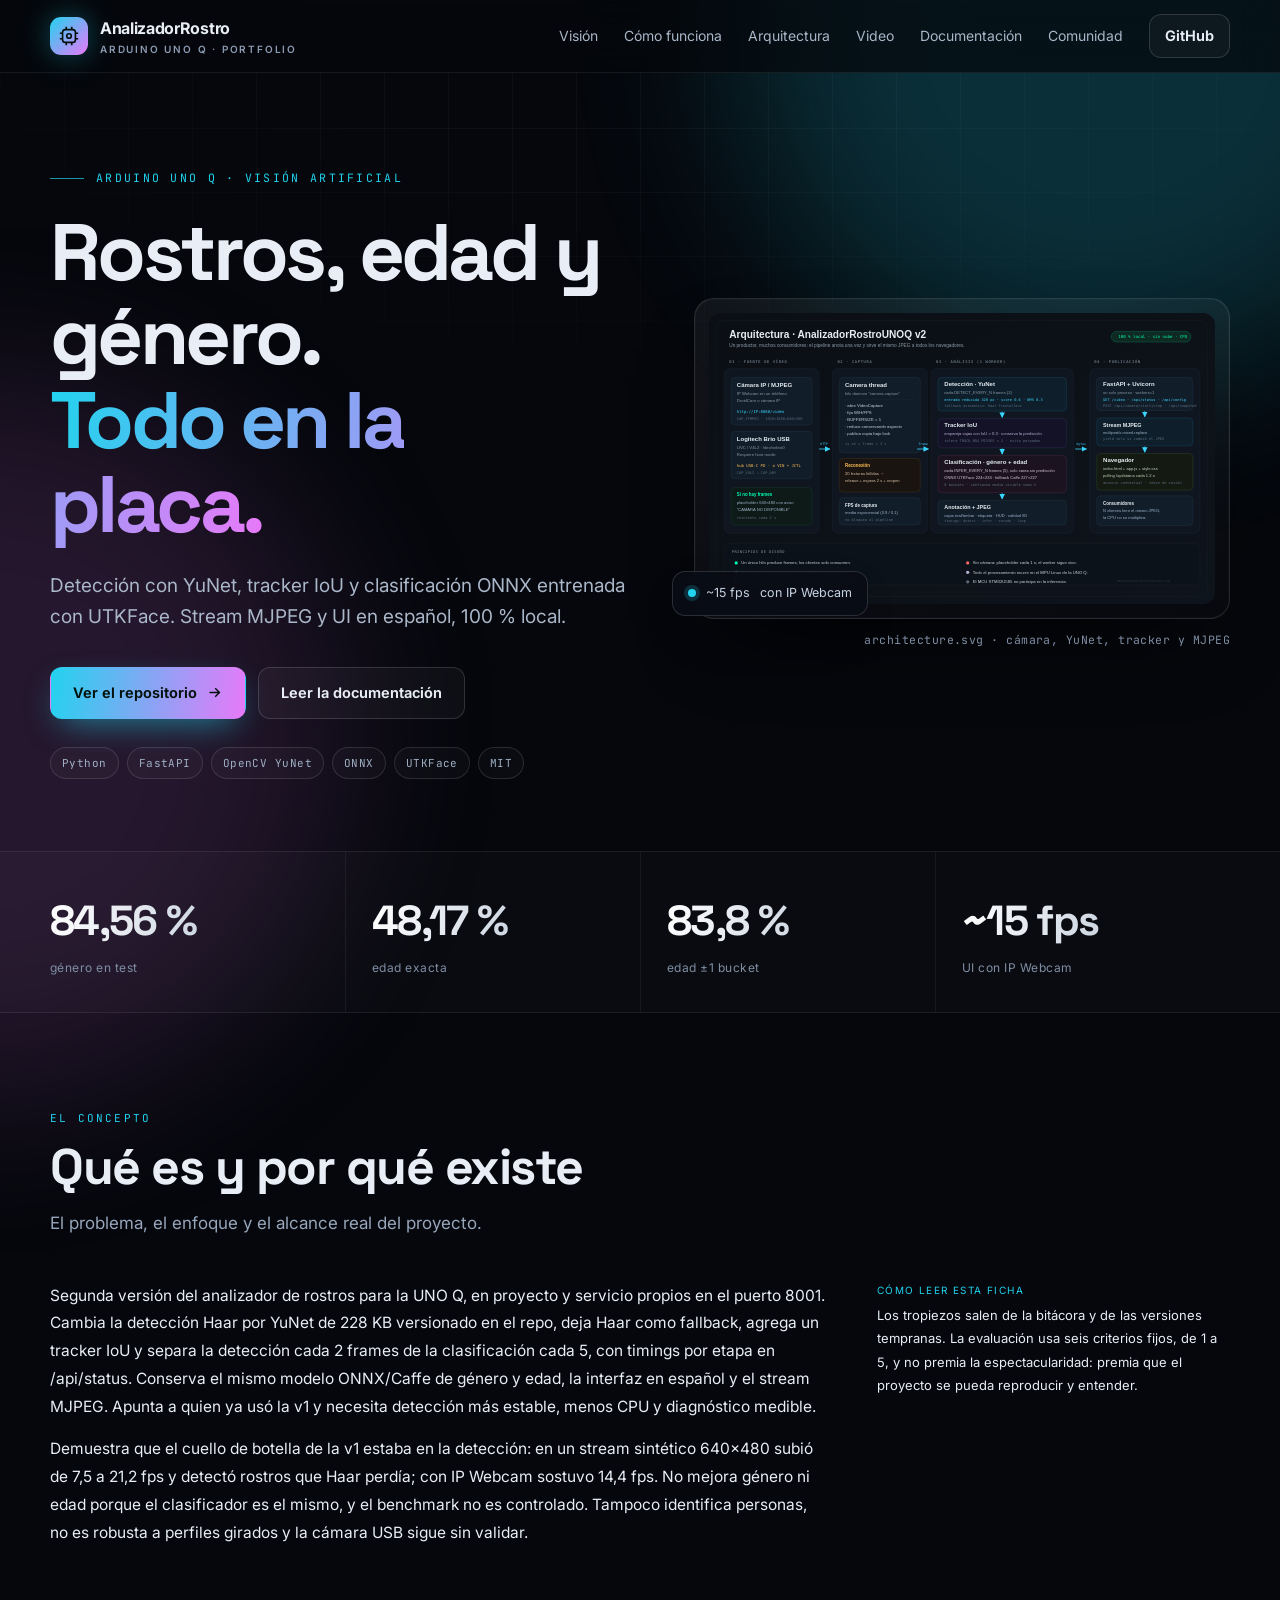
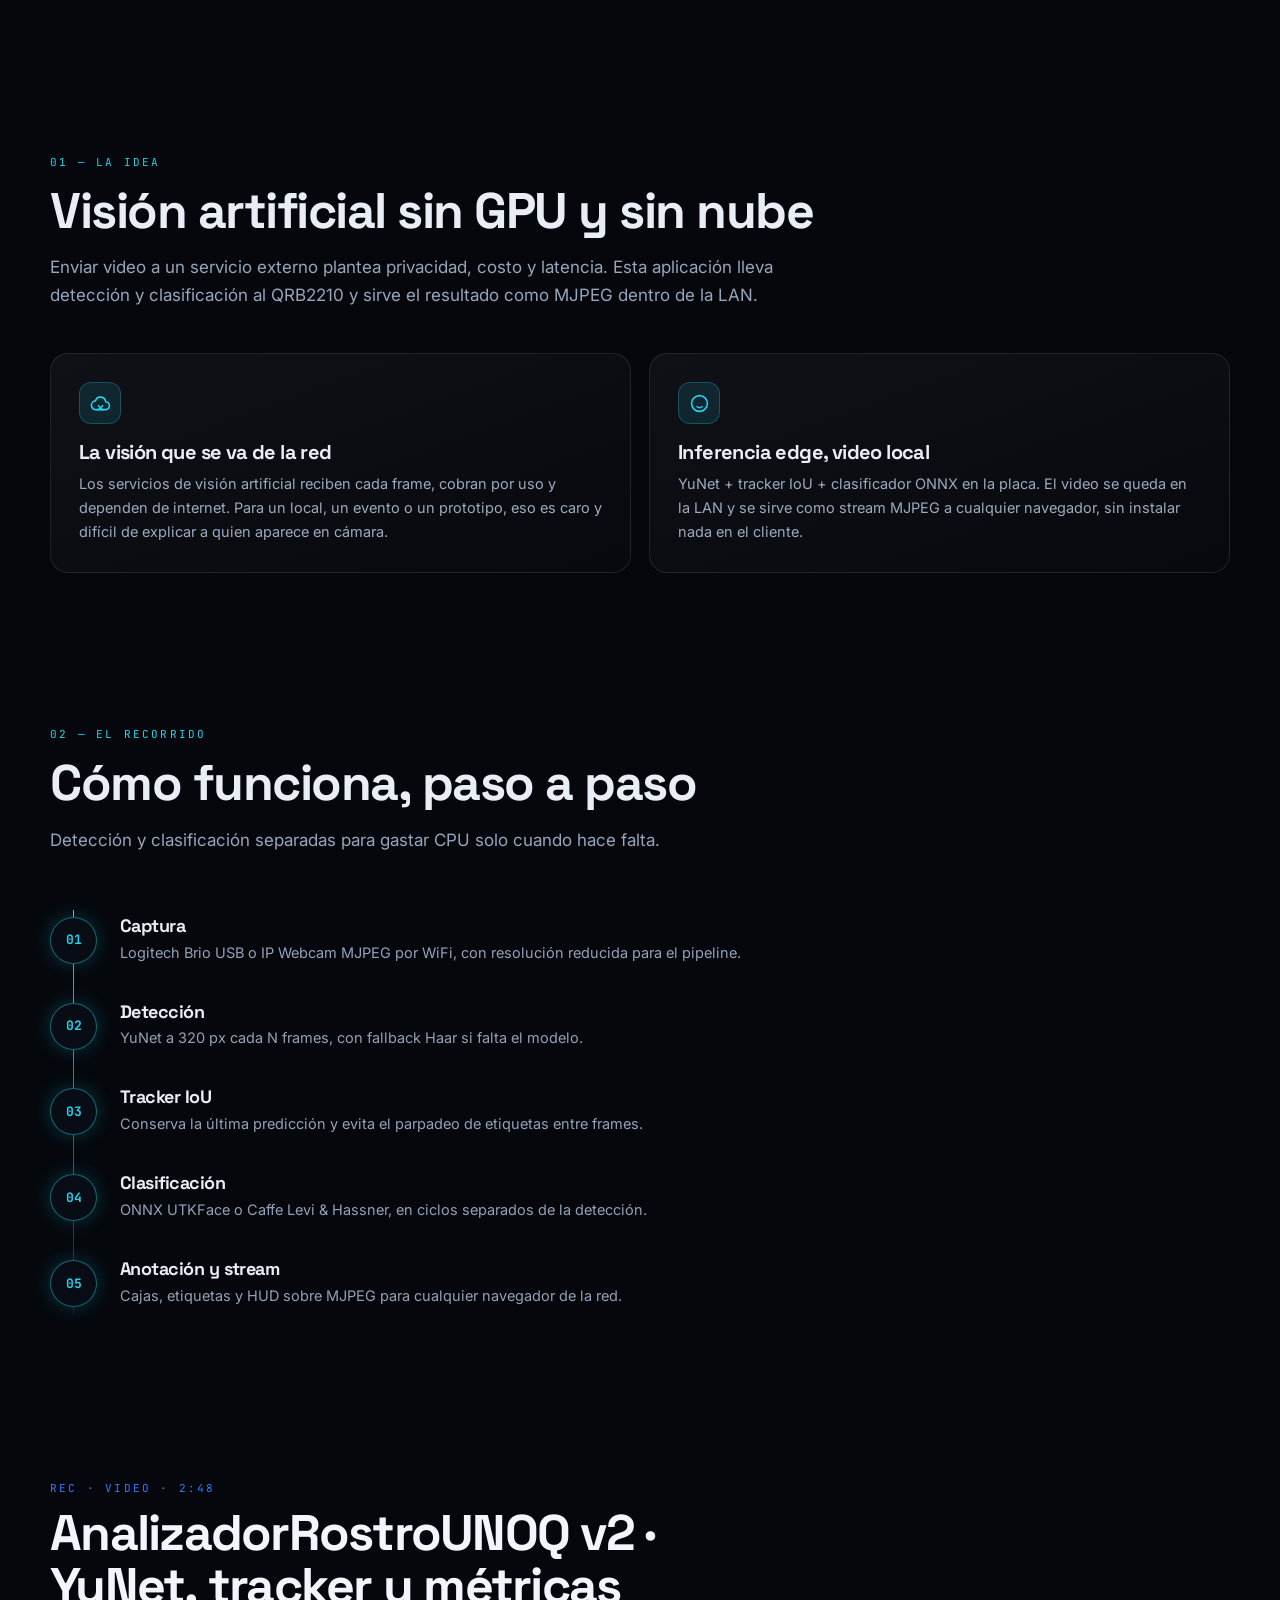
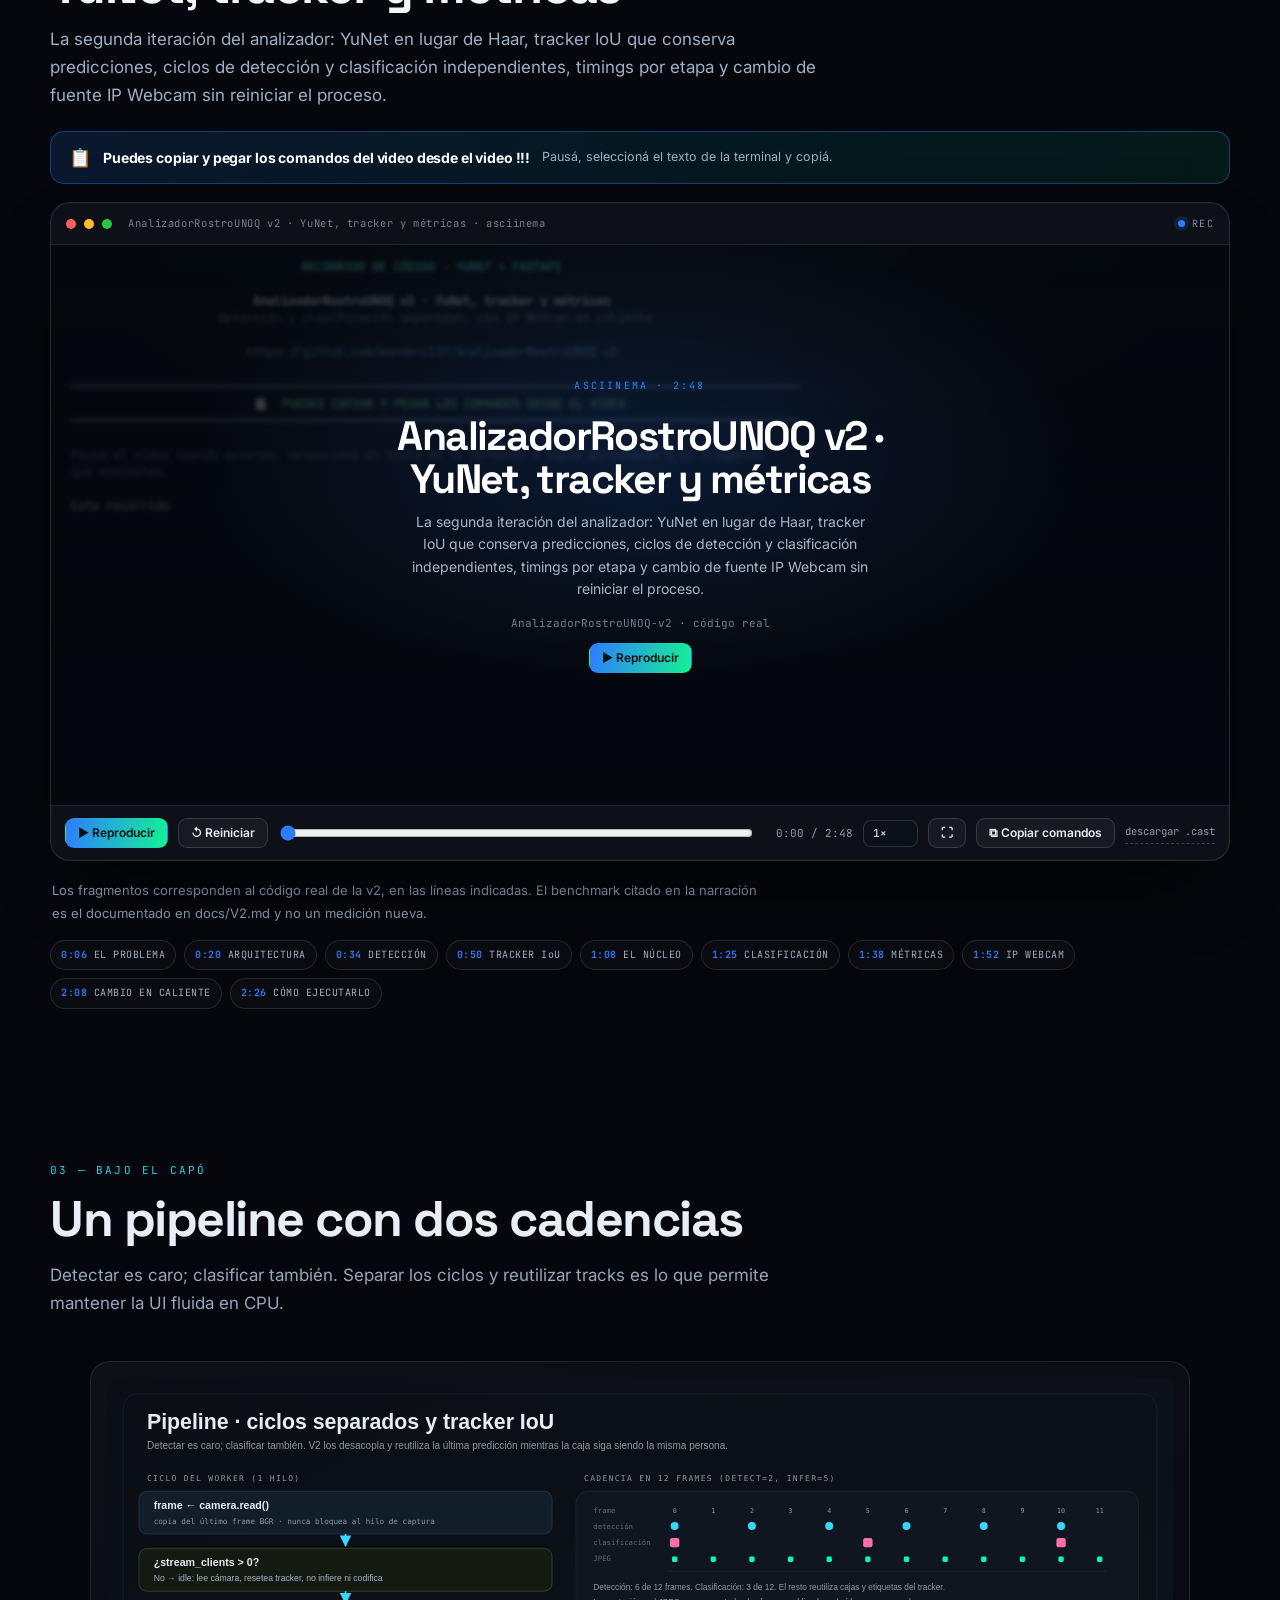
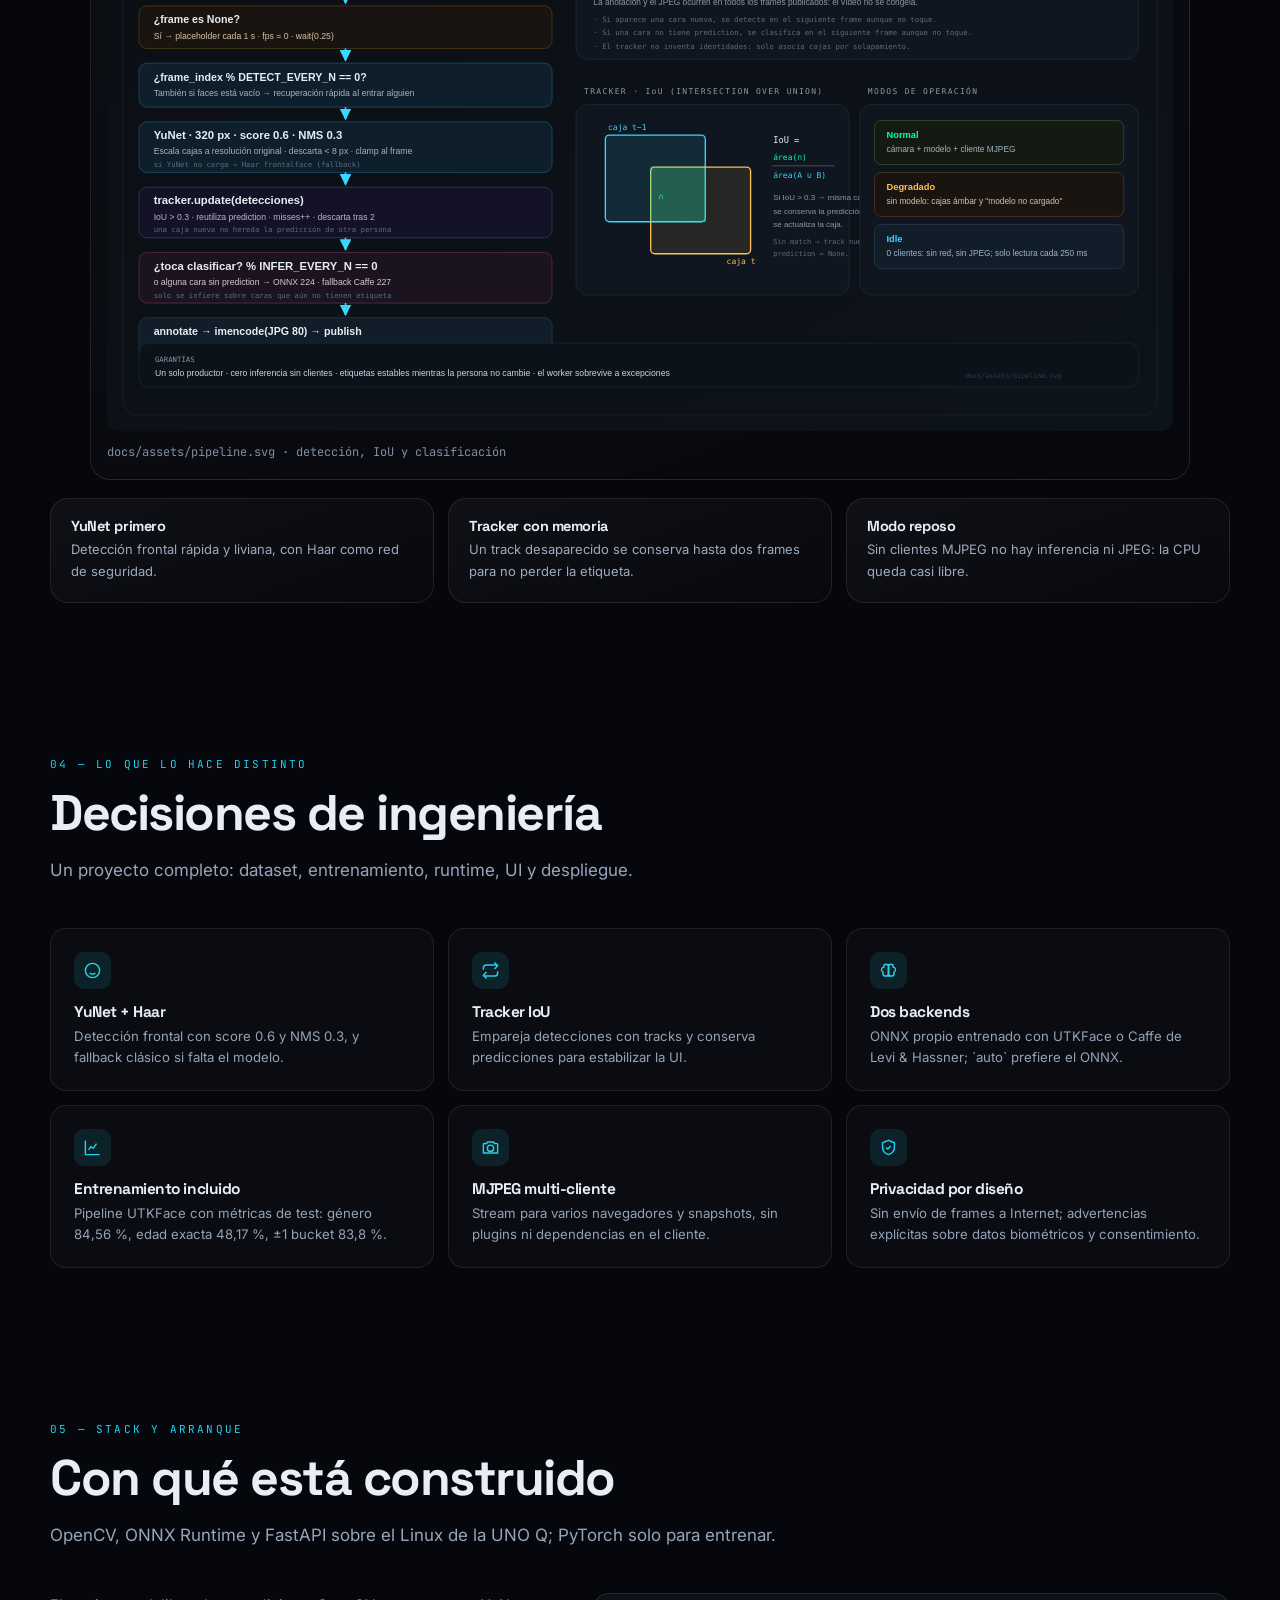
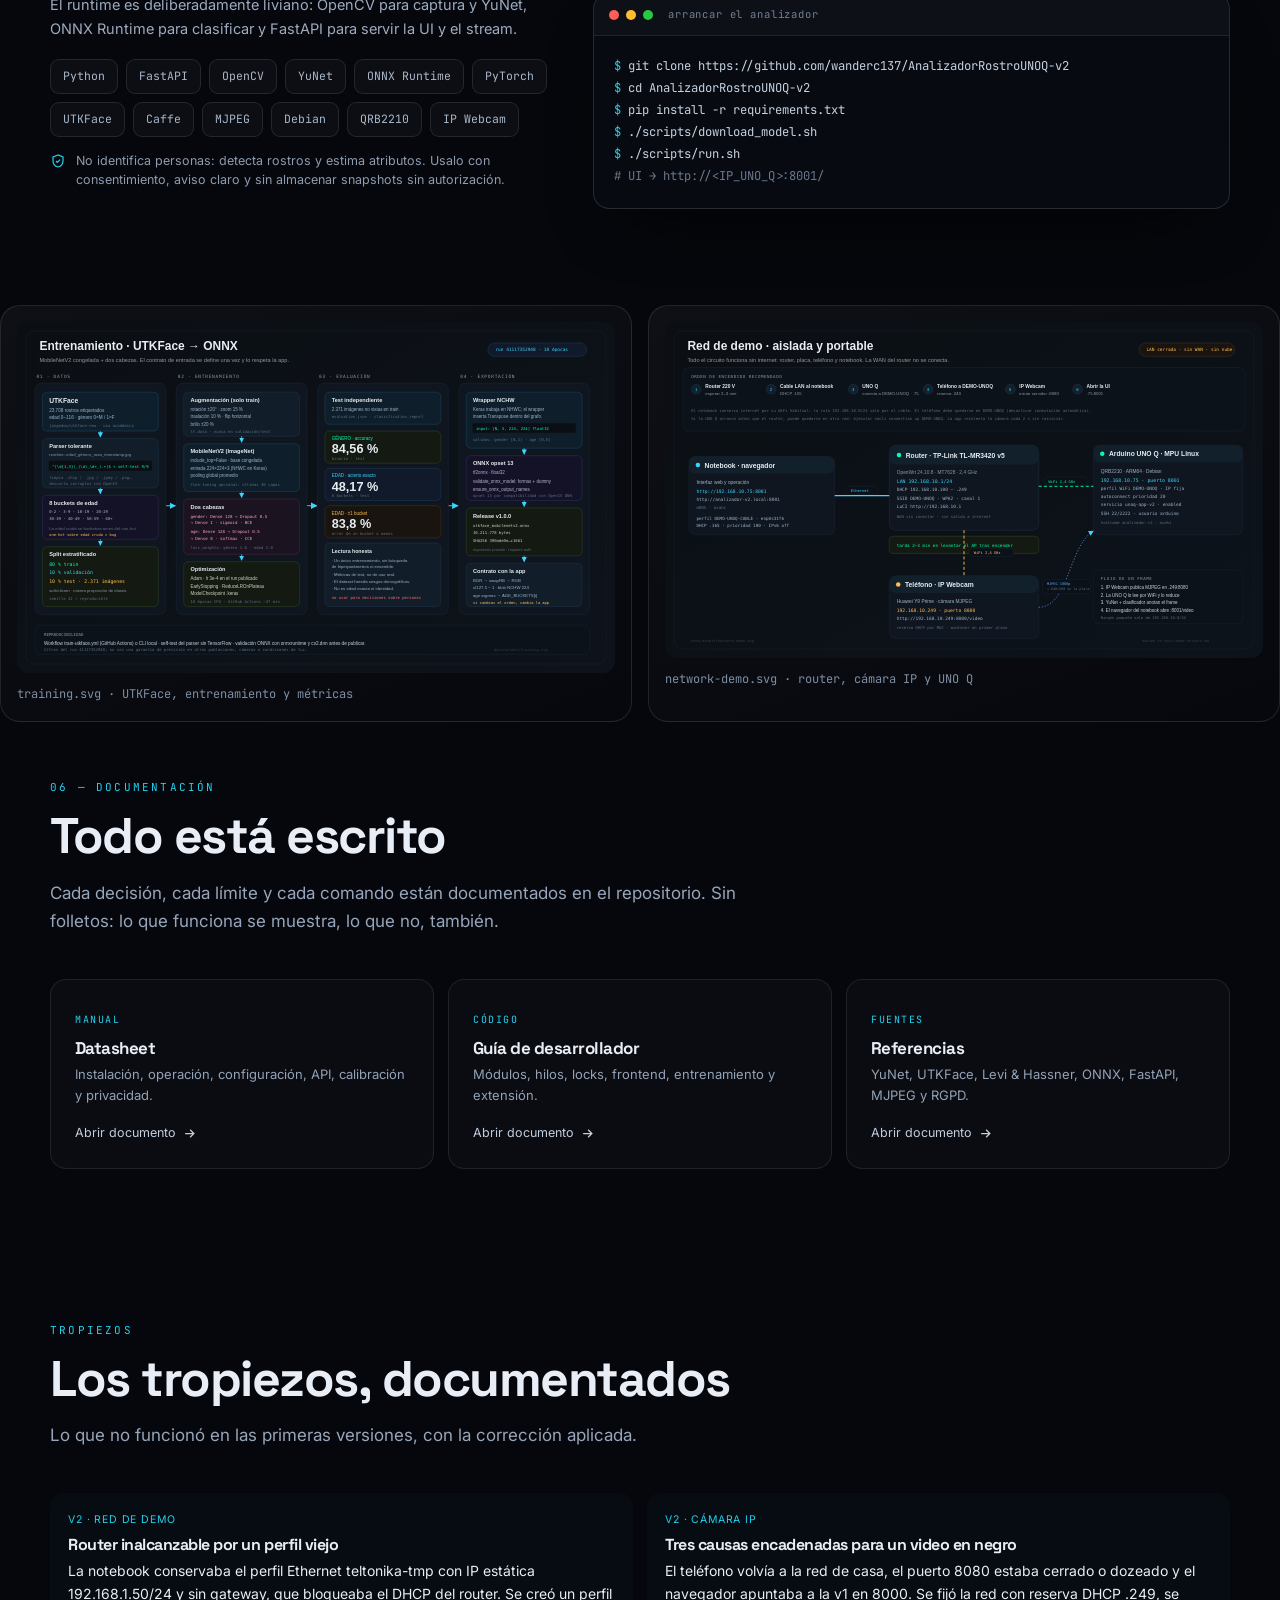
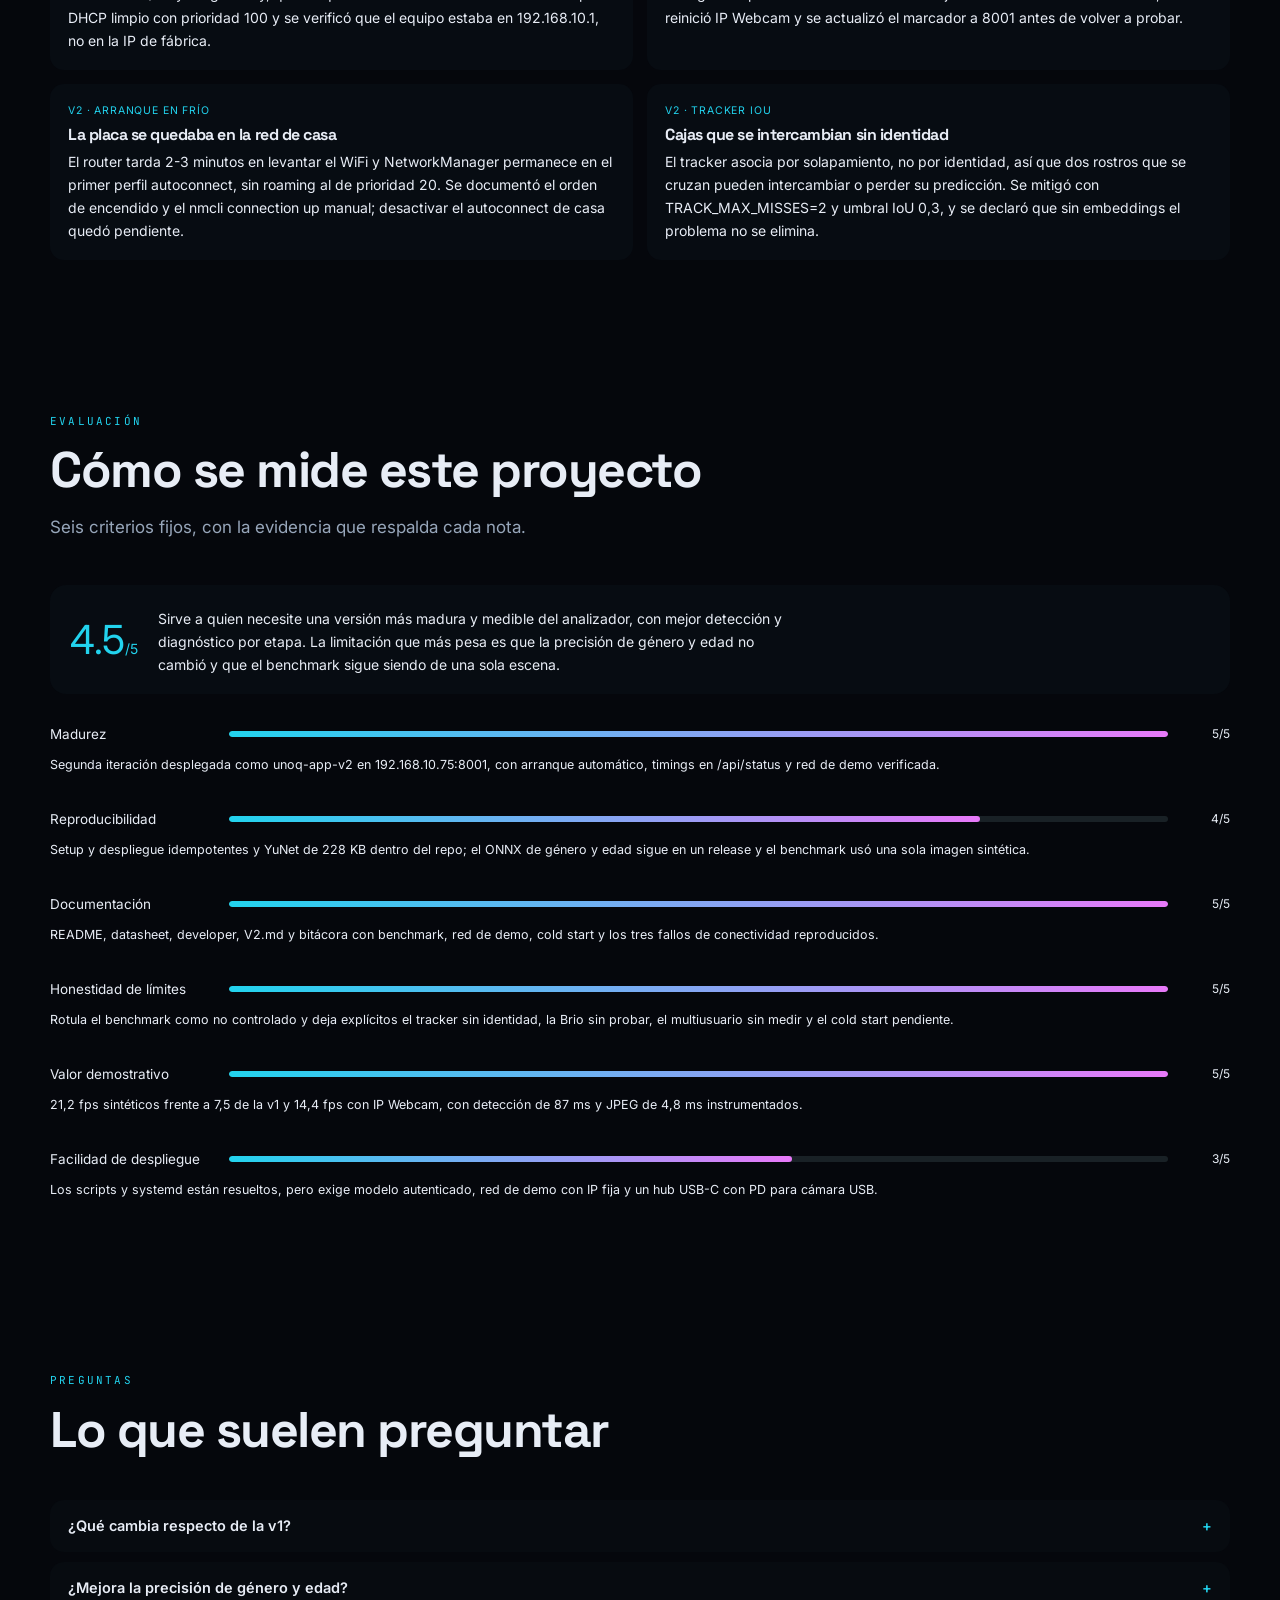
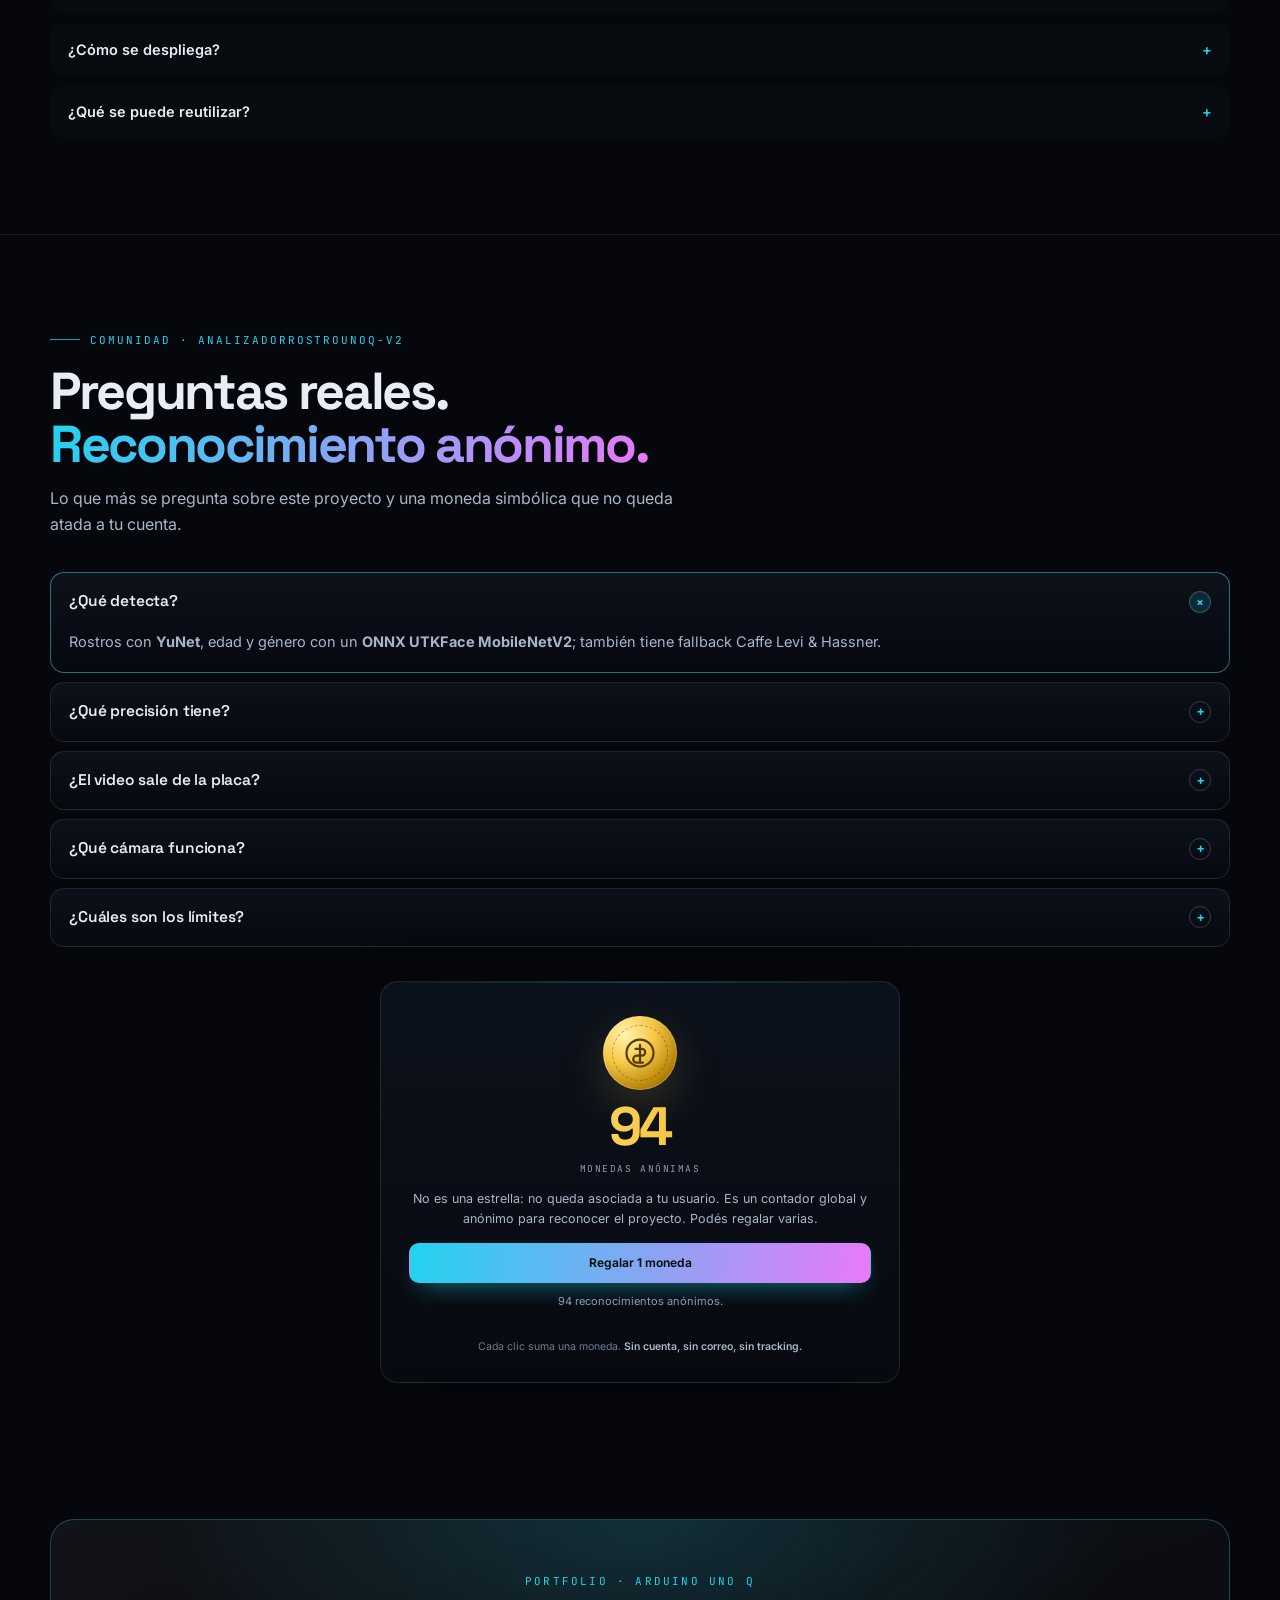
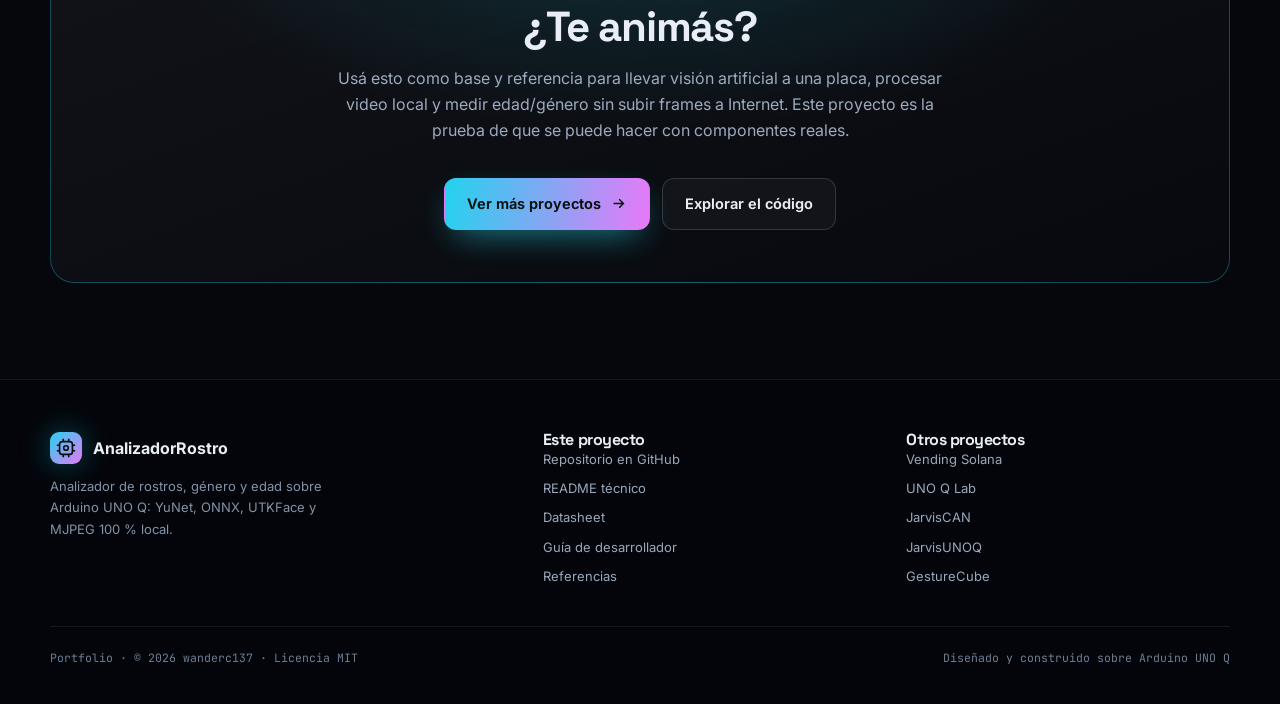
<file: docs/index.html>
<!DOCTYPE html>

<html lang="es">
<head>
<meta charset="utf-8"/>
<meta content="width=device-width, initial-scale=1" name="viewport"/>
<title>Rostros, edad y género. Todo en la placa. · Arduino UNO Q</title>
<meta content="Analizador de rostros sobre Arduino UNO Q: YuNet, tracker IoU, clasificación ONNX entrenada con UTKFace, stream MJPEG y UI web en español." name="description"/>
<meta content="wanderc137" name="author"/>
<meta content="website" property="og:type"/>
<meta content="Rostros, edad y género. Todo en la placa. · Arduino UNO Q" property="og:title"/>
<meta content="Analizador de rostros sobre Arduino UNO Q: YuNet, tracker IoU, clasificación ONNX entrenada con UTKFace, stream MJPEG y UI web en español." property="og:description"/>
<meta content="https://wanderc137.github.io/AnalizadorRostroUNOQ-v2/" property="og:url"/>
<meta content="https://wanderc137.github.io/AnalizadorRostroUNOQ-v2/assets/og.png" property="og:image"/>
<meta content="summary_large_image" name="twitter:card"/>
<meta content="Rostros, edad y género. Todo en la placa. · Arduino UNO Q" name="twitter:title"/>
<meta content="Analizador de rostros sobre Arduino UNO Q: YuNet, tracker IoU, clasificación ONNX entrenada con UTKFace, stream MJPEG y UI web en español." name="twitter:description"/>
<meta content="https://wanderc137.github.io/AnalizadorRostroUNOQ-v2/assets/og.png" name="twitter:image"/>
<link href="data:image/svg+xml,&lt;svg xmlns='http://www.w3.org/2000/svg' viewBox='0 0 100 100'&gt;&lt;rect width='100' height='100' rx='22' fill='%2305070c'/&gt;&lt;rect x='22' y='22' width='56' height='56' rx='12' fill='none' stroke='%2322D3EE' stroke-width='7'/&gt;&lt;circle cx='50' cy='50' r='9' fill='%2322D3EE'/&gt;&lt;/svg&gt;" rel="icon"/>
<link href="https://fonts.googleapis.com" rel="preconnect"/>
<link crossorigin="" href="https://fonts.gstatic.com" rel="preconnect"/>
<link href="https://fonts.googleapis.com/css2?family=Inter:wght@400;500;600;700&amp;family=JetBrains+Mono:wght@400;500;600&amp;family=Space+Grotesk:wght@500;600;700&amp;display=swap" rel="stylesheet"/>
<style>
*,*::before,*::after{box-sizing:border-box}
html{scroll-behavior:smooth;scrollbar-color:#2a3448 #05070c;scrollbar-width:thin}
::-webkit-scrollbar{width:10px;height:10px}
::-webkit-scrollbar-track{background:#05070c}
::-webkit-scrollbar-thumb{background:#2a3448;border-radius:999px;border:2px solid #05070c}
::-webkit-scrollbar-thumb:hover{background:#3a4a66}
body{
  margin:0;background:#05070c;color:#e8edf6;
  font-family:'Inter',system-ui,-apple-system,'Segoe UI',sans-serif;
  font-size:16px;line-height:1.65;-webkit-font-smoothing:antialiased;
  overflow-x:hidden;
}
::selection{background:var(--accent);color:#04110c}
a{color:inherit;text-decoration:none}
img{max-width:100%;display:block}
h1,h2,h3,h4{font-family:'Space Grotesk','Inter',sans-serif;line-height:1.05;letter-spacing:-.03em;margin:0}
p{margin:0}
.mono{font-family:'JetBrains Mono',ui-monospace,SFMono-Regular,Menlo,monospace}
.wrap{width:min(1180px,calc(100% - 48px));margin:0 auto}
.grid-overlay{
  position:fixed;inset:0;z-index:0;pointer-events:none;
  background-image:linear-gradient(rgba(255,255,255,.035) 1px,transparent 1px),linear-gradient(90deg,rgba(255,255,255,.035) 1px,transparent 1px);
  background-size:64px 64px;
  mask-image:radial-gradient(ellipse 80% 60% at 50% 0%,#000 30%,transparent 78%);
  -webkit-mask-image:radial-gradient(ellipse 80% 60% at 50% 0%,#000 30%,transparent 78%);
}
.glow{
  position:fixed;z-index:0;pointer-events:none;filter:blur(90px);opacity:.20;
  width:720px;height:720px;border-radius:50%;
}
.glow.one{top:-340px;right:-180px;background:var(--accent)}
.glow.two{top:380px;left:-380px;background:var(--accent2);opacity:.14}
.nav{
  position:sticky;top:0;z-index:50;
  backdrop-filter:blur(18px);-webkit-backdrop-filter:blur(18px);
  background:rgba(5,7,12,.72);border-bottom:1px solid rgba(255,255,255,.07);
}
.nav-inner{display:flex;align-items:center;justify-content:space-between;height:72px}
.brand{display:flex;align-items:center;gap:12px;font-weight:700;letter-spacing:-.02em}
.brand-mark{
  width:38px;height:38px;border-radius:11px;display:grid;place-items:center;
  background:linear-gradient(135deg,var(--accent),var(--accent2));color:#05100c;
  box-shadow:0 0 30px color-mix(in srgb,var(--accent) 35%,transparent);
}
.brand-mark svg{width:22px;height:22px;stroke:#05100c;fill:none;stroke-width:1.8}
.brand small{display:block;font-size:10px;letter-spacing:.18em;color:#8b9ab0;font-weight:600;text-transform:uppercase}
.nav-links{display:flex;align-items:center;gap:26px;font-size:14px;color:#a9b6c8}
.nav-links a:hover{color:#fff}
.btn{
  display:inline-flex;align-items:center;justify-content:center;gap:9px;
  padding:13px 22px;border-radius:12px;font-weight:650;font-size:14.5px;
  border:1px solid transparent;transition:transform .2s ease,box-shadow .2s ease,background .2s ease;
  white-space:nowrap;
}
.btn:hover{transform:translateY(-2px)}
.btn-primary{
  background:linear-gradient(100deg,var(--accent),var(--accent2));color:#04110c;
  box-shadow:0 12px 34px -12px color-mix(in srgb,var(--accent) 70%,transparent);
}
.btn-primary:hover{box-shadow:0 18px 44px -12px color-mix(in srgb,var(--accent) 80%,transparent)}
.btn-ghost{background:rgba(255,255,255,.035);border-color:rgba(255,255,255,.14);color:#e8edf6}
.btn-ghost:hover{background:rgba(255,255,255,.07)}
.btn svg{width:17px;height:17px;stroke:currentColor;fill:none;stroke-width:2}
.hero{position:relative;z-index:1;padding:96px 0 72px}
.hero-grid{display:grid;grid-template-columns:1.04fr .96fr;gap:64px;align-items:center}
.eyebrow{
  font-family:'JetBrains Mono',monospace;font-size:11.5px;letter-spacing:.2em;
  text-transform:uppercase;color:var(--accent);display:flex;align-items:center;gap:12px;margin-bottom:22px;
}
.eyebrow::before{content:"";width:34px;height:1px;background:var(--accent);opacity:.7}
h1{font-size:clamp(42px,6.4vw,80px);font-weight:700;letter-spacing:-.045em}
.grad{background:linear-gradient(100deg,var(--accent),var(--accent2));-webkit-background-clip:text;background-clip:text;color:transparent}
.lead{font-size:clamp(17px,1.5vw,19px);color:#aab7c9;margin-top:24px;max-width:60ch}
.hero-actions{display:flex;flex-wrap:wrap;gap:12px;margin-top:34px}
.hero-badges{display:flex;flex-wrap:wrap;gap:8px;margin-top:28px}
.badge{
  font-family:'JetBrains Mono',monospace;font-size:11px;letter-spacing:.04em;
  padding:6px 11px;border-radius:999px;border:1px solid rgba(255,255,255,.12);
  color:#9fb0c4;background:rgba(255,255,255,.025);
}
.hero-visual{position:relative}
.visual-frame{
  border:1px solid rgba(255,255,255,.11);border-radius:20px;overflow:hidden;
  background:linear-gradient(160deg,rgba(255,255,255,.055),rgba(255,255,255,.012));
  box-shadow:0 40px 90px -40px rgba(0,0,0,.9),0 0 0 1px rgba(255,255,255,.02) inset;
  padding:14px;
}
.visual-frame img{border-radius:12px;width:100%}
.visual-caption{font-size:11.5px;color:#7f8ea3;margin-top:12px;text-align:right;font-family:'JetBrains Mono',monospace;letter-spacing:.04em}
.float-chip{
  position:absolute;left:-22px;bottom:34px;display:flex;align-items:center;gap:10px;
  background:rgba(9,13,21,.92);border:1px solid rgba(255,255,255,.14);border-radius:13px;
  padding:11px 15px;font-size:12.5px;color:#c7d3e2;backdrop-filter:blur(10px);
  box-shadow:0 20px 50px -20px #000;
}
.float-chip b{color:var(--accent);font-family:'Space Grotesk',sans-serif;font-size:16px}
.live-dot{width:8px;height:8px;border-radius:50%;background:var(--accent);box-shadow:0 0 0 4px color-mix(in srgb,var(--accent) 18%,transparent);animation:pulse 2.4s infinite}
@keyframes pulse{0%,100%{opacity:1}50%{opacity:.35}}
/* vending kiosk */
.kiosk{
  border:1px solid rgba(255,255,255,.13);border-radius:22px;padding:18px;
  background:linear-gradient(165deg,#0b1019,#070a11 60%,#0a0f18);
  box-shadow:0 45px 100px -45px #000,0 0 0 1px rgba(255,255,255,.02) inset;
}
.kiosk-head{display:flex;align-items:center;gap:9px;font-family:'JetBrains Mono',monospace;font-size:10.5px;letter-spacing:.12em;color:#8494a9;padding:2px 4px 14px;border-bottom:1px solid rgba(255,255,255,.07)}
.kiosk-head .timer{margin-left:auto;color:var(--accent)}
.kiosk-grid{display:grid;grid-template-columns:1fr 1fr;gap:10px;padding:14px 0}
.prod{background:rgba(255,255,255,.035);border:1px solid rgba(255,255,255,.075);border-radius:13px;padding:12px;display:flex;align-items:center;gap:11px}
.prod img{width:44px;height:44px;object-fit:contain;filter:drop-shadow(0 6px 10px rgba(0,0,0,.5))}
.prod span{font-size:11.5px;color:#c3cfdd;display:block;line-height:1.25}
.prod b{font-family:'JetBrains Mono',monospace;font-size:11px;color:var(--accent)}
.kiosk-pay{display:flex;align-items:center;gap:12px;border:1px solid color-mix(in srgb,var(--accent) 30%,transparent);background:color-mix(in srgb,var(--accent) 7%,transparent);border-radius:13px;padding:12px 14px}
.kiosk-pay .sol{width:38px;height:38px;border-radius:10px;display:grid;place-items:center;background:linear-gradient(135deg,var(--accent),var(--accent2));color:#04110c;font-size:23px;font-weight:800}
.kiosk-pay small{display:block;font-family:'JetBrains Mono',monospace;font-size:9.5px;letter-spacing:.1em;color:#8ea0b5}
.kiosk-pay strong{font-size:15px}
.kiosk-pay .pill{margin-left:auto;font-family:'JetBrains Mono',monospace;font-size:10px;letter-spacing:.12em;background:var(--accent);color:#04110c;padding:7px 11px;border-radius:8px;font-weight:700}
.stats{position:relative;z-index:1;border-top:1px solid rgba(255,255,255,.07);border-bottom:1px solid rgba(255,255,255,.07);background:rgba(255,255,255,.018)}
.stats-grid{display:grid;grid-template-columns:repeat(4,1fr);gap:0}
.stat{padding:34px 26px;border-left:1px solid rgba(255,255,255,.06)}
.stat:first-child{border-left:0;padding-left:0}
.stat-value{font-family:'Space Grotesk',sans-serif;font-size:clamp(28px,3.4vw,42px);font-weight:700;letter-spacing:-.04em;background:linear-gradient(100deg,#fff,#a9b8cc);-webkit-background-clip:text;background-clip:text;color:transparent}
.stat-label{font-size:12px;color:#7f8ea3;letter-spacing:.04em;margin-top:3px}
.section{position:relative;z-index:1;padding:96px 0}
.section.tight{padding-top:56px}
.section-head{max-width:780px;margin-bottom:44px}
.kicker{font-family:'JetBrains Mono',monospace;font-size:11px;letter-spacing:.2em;text-transform:uppercase;color:var(--accent);margin-bottom:14px}
h2{font-size:clamp(30px,4.1vw,50px);font-weight:700}
.section-sub{color:#97a6ba;font-size:17px;margin-top:16px;max-width:68ch}
.split{display:grid;grid-template-columns:1fr 1fr;gap:18px}
.card{
  border:1px solid rgba(255,255,255,.09);border-radius:18px;padding:28px;
  background:linear-gradient(160deg,rgba(255,255,255,.045),rgba(255,255,255,.012));
}
.card .icon{width:42px;height:42px;border-radius:12px;display:grid;place-items:center;background:color-mix(in srgb,var(--accent) 12%,transparent);border:1px solid color-mix(in srgb,var(--accent) 25%,transparent);margin-bottom:18px}
.card .icon svg{width:21px;height:21px;stroke:var(--accent);fill:none;stroke-width:1.8}
.card h3{font-size:20px;margin-bottom:9px}
.card p{color:#9dabbf;font-size:14.5px}
.timeline{position:relative;margin-top:10px}
.timeline::before{content:"";position:absolute;left:23px;top:12px;bottom:12px;width:1px;background:linear-gradient(var(--accent),rgba(255,255,255,.08))}
.step{display:grid;grid-template-columns:48px 1fr;gap:22px;padding:19px 0;align-items:start}
.step-num{
  width:47px;height:47px;border-radius:50%;display:grid;place-items:center;
  border:1px solid color-mix(in srgb,var(--accent) 45%,transparent);
  background:#080c14;color:var(--accent);font-family:'JetBrains Mono',monospace;font-size:13px;font-weight:700;
  position:relative;z-index:1;box-shadow:0 0 26px -6px color-mix(in srgb,var(--accent) 45%,transparent);
}
.step-body h3{font-size:18px;margin-bottom:5px}
.step-body p{color:#93a2b7;font-size:14.5px;max-width:78ch}
.figure{
  border:1px solid rgba(255,255,255,.1);border-radius:20px;padding:16px;
  background:linear-gradient(160deg,rgba(255,255,255,.04),rgba(255,255,255,.008));
}
.figure img{width:100%;border-radius:12px}
.figure figcaption{font-size:12px;color:#7f8ea3;margin-top:12px;font-family:'JetBrains Mono',monospace}
.arch-points{display:grid;grid-template-columns:repeat(3,1fr);gap:14px;margin-top:18px}
.arch-points .card{padding:20px}
.arch-points .card h4{font-size:14.5px;margin-bottom:5px}
.arch-points .card p{font-size:13px}
.features{display:grid;grid-template-columns:repeat(3,1fr);gap:14px}
.feature{border:1px solid rgba(255,255,255,.085);border-radius:16px;padding:23px;background:rgba(255,255,255,.022);transition:border-color .2s,background .2s,transform .2s}
.feature:hover{border-color:color-mix(in srgb,var(--accent) 38%,transparent);background:rgba(255,255,255,.038);transform:translateY(-3px)}
.feature .icon{width:37px;height:37px;border-radius:10px;display:grid;place-items:center;background:color-mix(in srgb,var(--accent) 10%,transparent);margin-bottom:15px}
.feature .icon svg{width:19px;height:19px;stroke:var(--accent);fill:none;stroke-width:1.8}
.feature h3{font-size:15.5px;margin-bottom:6px}
.feature p{font-size:13.2px;color:#94a3b8;line-height:1.55}
.stack-grid{display:grid;grid-template-columns:.9fr 1.1fr;gap:22px;align-items:start}
.chips{display:flex;flex-wrap:wrap;gap:8px;margin-top:18px}
.chip{font-family:'JetBrains Mono',monospace;font-size:11.5px;padding:7px 12px;border-radius:9px;border:1px solid rgba(255,255,255,.1);background:rgba(255,255,255,.03);color:#aab8ca}
.terminal{border:1px solid rgba(255,255,255,.13);border-radius:16px;overflow:hidden;background:#070a10;box-shadow:0 30px 70px -35px #000}
.terminal-bar{display:flex;align-items:center;gap:7px;padding:12px 15px;border-bottom:1px solid rgba(255,255,255,.08);background:rgba(255,255,255,.025)}
.terminal-bar i{width:10px;height:10px;border-radius:50%;background:#ff5f57;display:block}
.terminal-bar i:nth-child(2){background:#febc2e}
.terminal-bar i:nth-child(3){background:#28c840}
.terminal-bar span{margin-left:8px;font-family:'JetBrains Mono',monospace;font-size:10.5px;color:#718197;letter-spacing:.08em}
.terminal pre{margin:0;padding:20px;overflow:auto;font-family:'JetBrains Mono',monospace;font-size:12.2px;line-height:1.8;color:#c6d2e0}
.terminal .p{color:var(--accent)}
.terminal .c{color:#68788d}
.note{display:flex;gap:10px;align-items:flex-start;margin-top:14px;font-size:12.5px;color:#8d9cb0;line-height:1.55}
.note svg{width:16px;height:16px;stroke:var(--accent);fill:none;stroke-width:1.8;flex:0 0 auto;margin-top:2px}
.docs-grid{display:grid;grid-template-columns:repeat(3,1fr);gap:14px}
.doc-card{display:block;border:1px solid rgba(255,255,255,.09);border-radius:16px;padding:24px;background:rgba(255,255,255,.022);transition:border-color .2s,transform .2s,background .2s}
.doc-card:hover{border-color:color-mix(in srgb,var(--accent) 40%,transparent);transform:translateY(-3px);background:rgba(255,255,255,.04)}
.doc-card .tag{font-family:'JetBrains Mono',monospace;font-size:10px;letter-spacing:.15em;color:var(--accent);text-transform:uppercase}
.doc-card h3{font-size:17px;margin:10px 0 6px}
.doc-card p{font-size:13px;color:#93a2b7}
.doc-card .arrow{display:flex;align-items:center;gap:6px;margin-top:16px;font-size:12.5px;color:#c2cfdf}
.doc-card .arrow svg{width:15px;height:15px;stroke:currentColor;fill:none;stroke-width:2;transition:transform .2s}
.doc-card:hover .arrow svg{transform:translateX(4px)}
.gallery{display:grid;grid-template-columns:1fr 1fr;gap:16px}
.gallery .figure{margin:0}
.cta{position:relative;z-index:1;padding:40px 0 96px}
.cta-card{
  border-radius:24px;padding:52px;text-align:center;position:relative;overflow:hidden;
  border:1px solid color-mix(in srgb,var(--accent) 30%,transparent);
  background:
    radial-gradient(700px 300px at 50% 0%,color-mix(in srgb,var(--accent) 16%,transparent),transparent 70%),
    linear-gradient(160deg,rgba(255,255,255,.05),rgba(255,255,255,.012));
}
.cta-card h2{font-size:clamp(28px,3.7vw,42px)}
.cta-card p{color:#9dabbf;max-width:62ch;margin:16px auto 0}
.cta-card .hero-actions{justify-content:center}
footer{position:relative;z-index:1;border-top:1px solid rgba(255,255,255,.08);padding:52px 0 36px;background:rgba(4,6,10,.6)}
.foot-grid{display:grid;grid-template-columns:1.4fr 1fr 1fr;gap:40px}
.foot-brand{display:flex;align-items:center;gap:11px;font-weight:700;margin-bottom:12px}
.foot-brand .brand-mark{width:32px;height:32px;border-radius:9px}
.foot-p{font-size:13px;color:#8493a7;max-width:38ch}
.foot h4{font-family:'JetBrains Mono',monospace;font-size:10.5px;letter-spacing:.16em;text-transform:uppercase;color:#718197;margin-bottom:13px;font-weight:500}
.foot-links{display:flex;flex-direction:column;gap:8px;font-size:13px;color:#9aa9bc}
.foot-links a:hover{color:#fff}
.foot-bottom{display:flex;justify-content:space-between;gap:20px;flex-wrap:wrap;border-top:1px solid rgba(255,255,255,.07);margin-top:38px;padding-top:22px;font-size:11.5px;color:#6f7f93;font-family:'JetBrains Mono',monospace}
.reveal{opacity:0;transform:translateY(22px);transition:opacity .7s ease,transform .7s ease}
.reveal.in{opacity:1;transform:none}
@media (prefers-reduced-motion:reduce){.reveal{opacity:1;transform:none;transition:none}.live-dot{animation:none}html{scroll-behavior:auto}}
@media (max-width:980px){
  .hero-grid,.split,.stack-grid,.gallery{grid-template-columns:1fr}
  .hero{padding-top:64px}
  .hero-visual{order:-1}
  .features{grid-template-columns:1fr 1fr}
  .arch-points{grid-template-columns:1fr}
  .stats-grid{grid-template-columns:1fr 1fr}
  .stat:nth-child(3){border-left:0;padding-left:0}
  .stat{border-top:1px solid rgba(255,255,255,.06)}
  .stat:nth-child(-n+2){border-top:0}
  .docs-grid{grid-template-columns:1fr}
  .foot-grid{grid-template-columns:1fr 1fr}
  .nav-links{display:none}
}
@media (max-width:620px){
  .wrap{width:calc(100% - 32px)}
  .features{grid-template-columns:1fr}
  .stats-grid{grid-template-columns:1fr 1fr}
  .stat{padding:24px 16px}
  .cta-card{padding:34px 22px}
  .float-chip{left:8px;bottom:16px}
  .foot-grid{grid-template-columns:1fr}
  .section{padding:72px 0}
}

.fail-grid{display:grid;grid-template-columns:repeat(2,minmax(0,1fr));gap:14px;margin-top:6px}
.fail{background:rgba(10,18,24,.55);border:1px solid var(--line);border-radius:14px;padding:18px}
.fail .v{font-family:var(--mono);font-size:10.5px;letter-spacing:.08em;text-transform:uppercase;color:var(--accent)}
.fail h3{font-size:16px;margin:8px 0 6px}
.fail p{font-size:14px;margin:0;color:var(--muted)}
.rating-head{display:flex;align-items:center;gap:20px;margin:6px 0 18px;padding:18px 20px;border:1px solid var(--line);border-radius:16px;background:rgba(10,18,24,.5)}
.rating-avg{font-family:var(--mono);font-size:40px;line-height:1;color:var(--accent)}
.rating-avg small{font-size:14px;color:var(--muted)}
.rating-head p{margin:4px 0 0;font-size:14px;color:var(--muted);max-width:70ch}
.rating{display:grid;gap:2px}
.rating-row{display:grid;grid-template-columns:165px minmax(90px,1fr) 48px;gap:14px;align-items:center;padding:11px 0;border-bottom:1px solid var(--line)}
.rating-row:last-child{border-bottom:0}
.rating-name{font-size:13.5px;color:var(--text)}
.rating-bar{height:6px;border-radius:99px;background:rgba(148,190,200,.14);overflow:hidden}
.rating-bar span{display:block;height:100%;border-radius:99px;background:linear-gradient(90deg,var(--accent),var(--accent2))}
.rating-score{font-family:var(--mono);font-size:12px;color:var(--muted);text-align:right}
.rating-note{grid-column:1/-1;font-size:12.5px;color:var(--muted);margin:-4px 0 8px}
.faq{display:grid;gap:10px;margin-top:4px}
.faq details{border:1px solid var(--line);border-radius:14px;padding:14px 18px;background:rgba(10,18,24,.4)}
.faq summary{cursor:pointer;font-weight:600;font-size:14.5px;list-style:none}
.faq summary::-webkit-details-marker{display:none}
.faq summary::after{content:"+";float:right;color:var(--accent);font-family:var(--mono)}
.faq details[open] summary::after{content:"−"}
.faq p{margin:10px 0 0;font-size:14px;color:var(--muted);line-height:1.7}
.concept-grid{display:grid;grid-template-columns:1.35fr .65fr;gap:26px;align-items:start}
.concept-grid p{font-size:15.5px;color:var(--muted);line-height:1.8;margin:0 0 14px}
.concept-side{border-left:1px solid var(--line);padding-left:22px}
.concept-side .k{font-family:var(--mono);font-size:10px;letter-spacing:.14em;text-transform:uppercase;color:var(--accent)}
.concept-side p{font-size:13px;margin:6px 0 16px}
@media(max-width:760px){.concept-grid,.fail-grid{grid-template-columns:1fr}.concept-side{border-left:0;padding-left:0}}

</style>
<link href="assets/community.css?v=5" rel="stylesheet"/><link href="rec/player.css?v=1" rel="stylesheet"/>
</head>
<body style="--accent:#22D3EE;--accent2:#E879F9">
<div class="grid-overlay"></div>
<div class="glow one"></div>
<div class="glow two"></div>
<header class="nav">
<div class="wrap nav-inner">
<a class="brand" href="#top">
<span class="brand-mark"><svg viewbox="0 0 24 24"><rect height="14" rx="3" width="14" x="5" y="5"></rect><path d="M9 2v3M15 2v3M9 19v3M15 19v3M2 9h3M2 15h3M19 9h3M19 15h3"></path><circle cx="12" cy="12" r="2.5"></circle></svg></span>
<span>AnalizadorRostro<small>Arduino UNO Q · Portfolio</small></span>
</a>
<nav aria-label="Navegación" class="nav-links">
<a href="#problema">Visión</a>
<a href="#como">Cómo funciona</a>
<a href="#arquitectura">Arquitectura</a>
<a href="#video">Video</a>
<a href="#docs">Documentación</a>
<a href="#comunidad">Comunidad</a>
<a class="btn btn-ghost" href="https://github.com/wanderc137/AnalizadorRostroUNOQ-v2" rel="noopener" style="padding:9px 15px" target="_blank">GitHub</a>
</nav>
</div>
</header>
<main id="top">
<section class="hero">
<div class="wrap hero-grid">
<div class="hero-copy">
<div class="eyebrow">ARDUINO UNO Q · VISIÓN ARTIFICIAL</div>
<h1>Rostros, edad y género.<br/><span class="grad">Todo en la placa.</span></h1>
<p class="lead">Detección con YuNet, tracker IoU y clasificación ONNX entrenada con UTKFace. Stream MJPEG y UI en español, 100 % local.</p>
<div class="hero-actions">
<a class="btn btn-primary" href="https://github.com/wanderc137/AnalizadorRostroUNOQ-v2" rel="noopener" target="_blank">Ver el repositorio <svg viewbox="0 0 24 24"><path d="M5 12h14M13 6l6 6-6 6"></path></svg></a>
<a class="btn btn-ghost" href="https://github.com/wanderc137/AnalizadorRostroUNOQ-v2#readme" rel="noopener" target="_blank">Leer la documentación</a>
</div>
<div class="hero-badges"><span class="badge">Python</span><span class="badge">FastAPI</span><span class="badge">OpenCV YuNet</span><span class="badge">ONNX</span><span class="badge">UTKFace</span><span class="badge">MIT</span></div>
</div>
<div class="hero-visual">
<div class="visual-frame"><img alt="Arquitectura del analizador de rostros sobre Arduino UNO Q" src="assets/architecture.svg"/></div>
<div class="visual-caption">architecture.svg · cámara, YuNet, tracker y MJPEG</div>
<div class="float-chip"><span class="live-dot"></span><span>~15 fps</span> con IP Webcam</div></div>
</div>
</section>
<section class="stats"><div class="wrap stats-grid"><div class="stat"><div class="stat-value">84,56 %</div><div class="stat-label">género en test</div></div><div class="stat"><div class="stat-value">48,17 %</div><div class="stat-label">edad exacta</div></div><div class="stat"><div class="stat-value">83,8 %</div><div class="stat-label">edad ±1 bucket</div></div><div class="stat"><div class="stat-value">~15 fps</div><div class="stat-label">UI con IP Webcam</div></div></div></section><section class="section" id="concepto"><div class="wrap"><div class="section-head"><div class="kicker">El concepto</div><h2>Qué es y por qué existe</h2><p class="section-sub">El problema, el enfoque y el alcance real del proyecto.</p></div><div class="concept-grid"><div><p>Segunda versión del analizador de rostros para la UNO Q, en proyecto y servicio propios en el puerto 8001. Cambia la detección Haar por YuNet de 228 KB versionado en el repo, deja Haar como fallback, agrega un tracker IoU y separa la detección cada 2 frames de la clasificación cada 5, con timings por etapa en /api/status. Conserva el mismo modelo ONNX/Caffe de género y edad, la interfaz en español y el stream MJPEG. Apunta a quien ya usó la v1 y necesita detección más estable, menos CPU y diagnóstico medible.</p><p>Demuestra que el cuello de botella de la v1 estaba en la detección: en un stream sintético 640×480 subió de 7,5 a 21,2 fps y detectó rostros que Haar perdía; con IP Webcam sostuvo 14,4 fps. No mejora género ni edad porque el clasificador es el mismo, y el benchmark no es controlado. Tampoco identifica personas, no es robusta a perfiles girados y la cámara USB sigue sin validar.</p></div><div class="concept-side"><div class="k">Cómo leer esta ficha</div><p>Los tropiezos salen de la bitácora y de las versiones tempranas. La evaluación usa seis criterios fijos, de 1 a 5, y no premia la espectacularidad: premia que el proyecto se pueda reproducir y entender.</p></div></div></div></section>
<section class="section" id="problema">
<div class="wrap">
<div class="section-head reveal">
<div class="kicker">01 — La idea</div>
<h2>Visión artificial sin GPU y sin nube</h2>
<p class="section-sub">Enviar video a un servicio externo plantea privacidad, costo y latencia. Esta aplicación lleva detección y clasificación al QRB2210 y sirve el resultado como MJPEG dentro de la LAN.</p>
</div>
<div class="split">
<div class="card reveal"><div class="icon"><svg aria-hidden="true" viewbox="0 0 24 24"><path d="M17.5 19a4.5 4.5 0 0 0 .4-9A6 6 0 0 0 6.2 9 4.5 4.5 0 0 0 7 19h10.5Z"></path><path d="m9 14 6 6M15 14l-6 6"></path></svg></div><h3>La visión que se va de la red</h3><p>Los servicios de visión artificial reciben cada frame, cobran por uso y dependen de internet. Para un local, un evento o un prototipo, eso es caro y difícil de explicar a quien aparece en cámara.</p></div>
<div class="card reveal"><div class="icon"><svg aria-hidden="true" viewbox="0 0 24 24"><circle cx="12" cy="12" r="9"></circle><path d="M9 10h.01M15 10h.01M8.5 15a4.5 4.5 0 0 0 7 0"></path></svg></div><h3>Inferencia edge, video local</h3><p>YuNet + tracker IoU + clasificador ONNX en la placa. El video se queda en la LAN y se sirve como stream MJPEG a cualquier navegador, sin instalar nada en el cliente.</p></div>
</div>
</div>
</section>
<section class="section tight" id="como">
<div class="wrap">
<div class="section-head reveal">
<div class="kicker">02 — El recorrido</div>
<h2>Cómo funciona, paso a paso</h2>
<p class="section-sub">Detección y clasificación separadas para gastar CPU solo cuando hace falta.</p>
</div>
<div class="timeline reveal"><div class="step"><div class="step-num">01</div><div class="step-body"><h3>Captura</h3><p>Logitech Brio USB o IP Webcam MJPEG por WiFi, con resolución reducida para el pipeline.</p></div></div><div class="step"><div class="step-num">02</div><div class="step-body"><h3>Detección</h3><p>YuNet a 320 px cada N frames, con fallback Haar si falta el modelo.</p></div></div><div class="step"><div class="step-num">03</div><div class="step-body"><h3>Tracker IoU</h3><p>Conserva la última predicción y evita el parpadeo de etiquetas entre frames.</p></div></div><div class="step"><div class="step-num">04</div><div class="step-body"><h3>Clasificación</h3><p>ONNX UTKFace o Caffe Levi &amp; Hassner, en ciclos separados de la detección.</p></div></div><div class="step"><div class="step-num">05</div><div class="step-body"><h3>Anotación y stream</h3><p>Cajas, etiquetas y HUD sobre MJPEG para cualquier navegador de la red.</p></div></div></div>
</div>
</section>

<section class="section tight rec-section" id="video" style="--accent:#2E7DFF;--accent2:#14F195">
<div class="wrap">
<div class="rec-kicker">REC · VIDEO · 2:48</div>
<h2 class="rec-h2">AnalizadorRostroUNOQ v2 · YuNet, tracker y métricas</h2>
<p class="rec-lead">La segunda iteración del analizador: YuNet en lugar de Haar, tracker IoU que conserva predicciones, ciclos de detección y clasificación independientes, timings por etapa y cambio de fuente IP Webcam sin reiniciar el proceso.</p>
<div class="rec-banner">
<span class="rec-banner-icon">📋</span>
<strong>Puedes copiar y pegar los comandos del video desde el video !!!</strong>
<span>Pausá, seleccioná el texto de la terminal y copiá.</span>
</div>
<div class="rec-shell">
<div class="rec-bar"><i></i><i></i><i></i><span class="rec-title">AnalizadorRostroUNOQ v2 · YuNet, tracker y métricas · asciinema</span><span class="rec-rec"><b></b>REC</span></div>
<div class="rec-screen-wrap">
<div class="rec-screen" id="rec-screen"></div>
<div class="rec-poster" id="rec-poster">
<div class="rec-kicker">ASCIINEMA · 2:48</div>
<h3>AnalizadorRostroUNOQ v2 · YuNet, tracker y métricas</h3>
<p>La segunda iteración del analizador: YuNet en lugar de Haar, tracker IoU que conserva predicciones, ciclos de detección y clasificación independientes, timings por etapa y cambio de fuente IP Webcam sin reiniciar el proceso.</p>
<div class="rec-poster-meta">AnalizadorRostroUNOQ-v2 · código real</div>
<button class="rec-btn rec-primary" id="rec-start" type="button">▶ Reproducir</button>
</div>
</div>
<div class="rec-controls">
<button class="rec-btn rec-primary" id="rec-play" type="button">▶ Reproducir</button>
<button class="rec-btn" id="rec-restart" type="button">↺ Reiniciar</button>
<input class="rec-progress" id="rec-range" type="range" min="0" max="1000" value="0" aria-label="Progreso"/>
<span class="rec-time" id="rec-time">0:00 / 2:48</span>
<select class="rec-speed" id="rec-speed" aria-label="Velocidad"><option value="1">1×</option><option value="1.25">1.25×</option><option value="1.5">1.5×</option><option value="2">2×</option></select>
<button class="rec-btn" id="rec-full" type="button" title="Pantalla completa">⛶</button>
<button class="rec-btn" id="rec-copy" type="button">⧉ Copiar comandos</button>
<a class="rec-download" href="rec/AnalizadorRostroUNOQ-v2.cast" download>descargar .cast</a>
</div>
</div>
<p class="rec-note">Los fragmentos corresponden al código real de la v2, en las líneas indicadas. El benchmark citado en la narración es el documentado en docs/V2.md y no un medición nueva.</p>
<div class="rec-chapters"><span class="rec-chip"><b>0:06</b> EL PROBLEMA</span><span class="rec-chip"><b>0:20</b> ARQUITECTURA</span><span class="rec-chip"><b>0:34</b> DETECCIÓN</span><span class="rec-chip"><b>0:50</b> TRACKER IoU</span><span class="rec-chip"><b>1:08</b> EL NÚCLEO</span><span class="rec-chip"><b>1:25</b> CLASIFICACIÓN</span><span class="rec-chip"><b>1:38</b> MÉTRICAS</span><span class="rec-chip"><b>1:52</b> IP WEBCAM</span><span class="rec-chip"><b>2:08</b> CAMBIO EN CALIENTE</span><span class="rec-chip"><b>2:26</b> CÓMO EJECUTARLO</span></div>
</div>
</section>

<section class="section tight" id="arquitectura">
<div class="wrap">
<div class="section-head reveal">
<div class="kicker">03 — Bajo el capó</div>
<h2>Un pipeline con dos cadencias</h2>
<p class="section-sub">Detectar es caro; clasificar también. Separar los ciclos y reutilizar tracks es lo que permite mantener la UI fluida en CPU.</p>
</div>
<figure class="figure reveal"><img alt="Pipeline de detección, tracker y clasificación" loading="lazy" src="assets/pipeline.svg"/><figcaption>docs/assets/pipeline.svg · detección, IoU y clasificación</figcaption></figure>
<div class="arch-points reveal"><div class="card"><h4>YuNet primero</h4><p>Detección frontal rápida y liviana, con Haar como red de seguridad.</p></div><div class="card"><h4>Tracker con memoria</h4><p>Un track desaparecido se conserva hasta dos frames para no perder la etiqueta.</p></div><div class="card"><h4>Modo reposo</h4><p>Sin clientes MJPEG no hay inferencia ni JPEG: la CPU queda casi libre.</p></div></div>
</div>
</section>
<section class="section tight">
<div class="wrap">
<div class="section-head reveal">
<div class="kicker">04 — Lo que lo hace distinto</div>
<h2>Decisiones de ingeniería</h2>
<p class="section-sub">Un proyecto completo: dataset, entrenamiento, runtime, UI y despliegue.</p>
</div>
<div class="features reveal"><div class="feature"><div class="icon"><svg aria-hidden="true" viewbox="0 0 24 24"><circle cx="12" cy="12" r="9"></circle><path d="M9 10h.01M15 10h.01M8.5 15a4.5 4.5 0 0 0 7 0"></path></svg></div><h3>YuNet + Haar</h3><p>Detección frontal con score 0.6 y NMS 0.3, y fallback clásico si falta el modelo.</p></div><div class="feature"><div class="icon"><svg aria-hidden="true" viewbox="0 0 24 24"><path d="M17 2l4 4-4 4"></path><path d="M3 11V9a4 4 0 0 1 4-4h14"></path><path d="M7 22l-4-4 4-4"></path><path d="M21 13v2a4 4 0 0 1-4 4H3"></path></svg></div><h3>Tracker IoU</h3><p>Empareja detecciones con tracks y conserva predicciones para estabilizar la UI.</p></div><div class="feature"><div class="icon"><svg aria-hidden="true" viewbox="0 0 24 24"><path d="M9 4a3 3 0 0 0-3 3v1a3 3 0 0 0-1 5.8V16a3 3 0 0 0 3 3h1a3 3 0 0 0 3-3V7a3 3 0 0 0-3-3Z"></path><path d="M15 4a3 3 0 0 1 3 3v1a3 3 0 0 1 1 5.8V16a3 3 0 0 1-3 3h-1a3 3 0 0 1-3-3V7a3 3 0 0 1 3-3Z"></path><path d="M12 4v16"></path></svg></div><h3>Dos backends</h3><p>ONNX propio entrenado con UTKFace o Caffe de Levi &amp; Hassner; `auto` prefiere el ONNX.</p></div><div class="feature"><div class="icon"><svg aria-hidden="true" viewbox="0 0 24 24"><path d="M3 3v18h18"></path><path d="m7 15 3-4 3 2 4-6"></path></svg></div><h3>Entrenamiento incluido</h3><p>Pipeline UTKFace con métricas de test: género 84,56 %, edad exacta 48,17 %, ±1 bucket 83,8 %.</p></div><div class="feature"><div class="icon"><svg aria-hidden="true" viewbox="0 0 24 24"><path d="M4 7h3l1.5-2h7L17 7h3a1 1 0 0 1 1 1v11H3V8a1 1 0 0 1 1-1Z"></path><circle cx="12" cy="13" r="4"></circle></svg></div><h3>MJPEG multi-cliente</h3><p>Stream para varios navegadores y snapshots, sin plugins ni dependencias en el cliente.</p></div><div class="feature"><div class="icon"><svg aria-hidden="true" viewbox="0 0 24 24"><path d="M12 3 4.5 6v5.5c0 4.6 3.2 8.4 7.5 9.5 4.3-1.1 7.5-4.9 7.5-9.5V6L12 3Z"></path><path d="m9 12 2 2 4-4"></path></svg></div><h3>Privacidad por diseño</h3><p>Sin envío de frames a Internet; advertencias explícitas sobre datos biométricos y consentimiento.</p></div></div>
</div>
</section>
<section class="section tight">
<div class="wrap">
<div class="section-head reveal">
<div class="kicker">05 — Stack y arranque</div>
<h2>Con qué está construido</h2>
<p class="section-sub">OpenCV, ONNX Runtime y FastAPI sobre el Linux de la UNO Q; PyTorch solo para entrenar.</p>
</div>
<div class="stack-grid">
<div class="reveal">
<p style="color:#9dabbf;font-size:14.5px">El runtime es deliberadamente liviano: OpenCV para captura y YuNet, ONNX Runtime para clasificar y FastAPI para servir la UI y el stream.</p>
<div class="chips"><span class="chip">Python</span><span class="chip">FastAPI</span><span class="chip">OpenCV</span><span class="chip">YuNet</span><span class="chip">ONNX Runtime</span><span class="chip">PyTorch</span><span class="chip">UTKFace</span><span class="chip">Caffe</span><span class="chip">MJPEG</span><span class="chip">Debian</span><span class="chip">QRB2210</span><span class="chip">IP Webcam</span></div>
<div class="note"><svg aria-hidden="true" viewbox="0 0 24 24"><path d="M12 3 4.5 6v5.5c0 4.6 3.2 8.4 7.5 9.5 4.3-1.1 7.5-4.9 7.5-9.5V6L12 3Z"></path><path d="m9 12 2 2 4-4"></path></svg><span>No identifica personas: detecta rostros y estima atributos. Usalo con consentimiento, aviso claro y sin almacenar snapshots sin autorización.</span></div>
</div>
<div class="terminal reveal">
<div class="terminal-bar"><i></i><i></i><i></i><span>arrancar el analizador</span></div>
<pre><span class="p">$</span> git clone https://github.com/wanderc137/AnalizadorRostroUNOQ-v2
<span class="p">$</span> cd AnalizadorRostroUNOQ-v2
<span class="p">$</span> pip install -r requirements.txt
<span class="p">$</span> ./scripts/download_model.sh
<span class="p">$</span> ./scripts/run.sh
<span class="c"># UI → http://&lt;IP_UNO_Q&gt;:8001/</span></pre>
</div>
</div>
</div>
</section>
<div class="gallery"><figure class="figure"><img alt="Entrenamiento" loading="lazy" src="assets/training.svg"/><figcaption>training.svg · UTKFace, entrenamiento y métricas</figcaption></figure><figure class="figure"><img alt="Red de demo" loading="lazy" src="assets/network-demo.svg"/><figcaption>network-demo.svg · router, cámara IP y UNO Q</figcaption></figure></div>
<section class="section tight" id="docs">
<div class="wrap">
<div class="section-head reveal">
<div class="kicker">06 — Documentación</div>
<h2>Todo está escrito</h2>
<p class="section-sub">Cada decisión, cada límite y cada comando están documentados en el repositorio. Sin folletos: lo que funciona se muestra, lo que no, también.</p>
</div>
<div class="docs-grid reveal"><a class="doc-card" href="https://github.com/wanderc137/AnalizadorRostroUNOQ-v2/blob/main/docs/datasheet.md" rel="noopener" target="_blank"><span class="tag">Manual</span><h3>Datasheet</h3><p>Instalación, operación, configuración, API, calibración y privacidad.</p><span class="arrow">Abrir documento <svg viewbox="0 0 24 24"><path d="M5 12h14M13 6l6 6-6 6"></path></svg></span></a><a class="doc-card" href="https://github.com/wanderc137/AnalizadorRostroUNOQ-v2/blob/main/docs/developer.md" rel="noopener" target="_blank"><span class="tag">Código</span><h3>Guía de desarrollador</h3><p>Módulos, hilos, locks, frontend, entrenamiento y extensión.</p><span class="arrow">Abrir documento <svg viewbox="0 0 24 24"><path d="M5 12h14M13 6l6 6-6 6"></path></svg></span></a><a class="doc-card" href="https://github.com/wanderc137/AnalizadorRostroUNOQ-v2/blob/main/docs/REFERENCES.md" rel="noopener" target="_blank"><span class="tag">Fuentes</span><h3>Referencias</h3><p>YuNet, UTKFace, Levi &amp; Hassner, ONNX, FastAPI, MJPEG y RGPD.</p><span class="arrow">Abrir documento <svg viewbox="0 0 24 24"><path d="M5 12h14M13 6l6 6-6 6"></path></svg></span></a></div>
</div>
</section>
<section class="section tight"><div class="wrap"><div class="section-head"><div class="kicker">Tropiezos</div><h2>Los tropiezos, documentados</h2><p class="section-sub">Lo que no funcionó en las primeras versiones, con la corrección aplicada.</p></div><div class="fail-grid"><div class="fail"><div class="v">v2 · red de demo</div><h3>Router inalcanzable por un perfil viejo</h3><p>La notebook conservaba el perfil Ethernet teltonika-tmp con IP estática 192.168.1.50/24 y sin gateway, que bloqueaba el DHCP del router. Se creó un perfil DHCP limpio con prioridad 100 y se verificó que el equipo estaba en 192.168.10.1, no en la IP de fábrica.</p></div><div class="fail"><div class="v">v2 · cámara IP</div><h3>Tres causas encadenadas para un video en negro</h3><p>El teléfono volvía a la red de casa, el puerto 8080 estaba cerrado o dozeado y el navegador apuntaba a la v1 en 8000. Se fijó la red con reserva DHCP .249, se reinició IP Webcam y se actualizó el marcador a 8001 antes de volver a probar.</p></div><div class="fail"><div class="v">v2 · arranque en frío</div><h3>La placa se quedaba en la red de casa</h3><p>El router tarda 2-3 minutos en levantar el WiFi y NetworkManager permanece en el primer perfil autoconnect, sin roaming al de prioridad 20. Se documentó el orden de encendido y el nmcli connection up manual; desactivar el autoconnect de casa quedó pendiente.</p></div><div class="fail"><div class="v">v2 · tracker IoU</div><h3>Cajas que se intercambian sin identidad</h3><p>El tracker asocia por solapamiento, no por identidad, así que dos rostros que se cruzan pueden intercambiar o perder su predicción. Se mitigó con TRACK_MAX_MISSES=2 y umbral IoU 0,3, y se declaró que sin embeddings el problema no se elimina.</p></div></div></div></section><section class="section tight"><div class="wrap"><div class="section-head"><div class="kicker">Evaluación</div><h2>Cómo se mide este proyecto</h2><p class="section-sub">Seis criterios fijos, con la evidencia que respalda cada nota.</p></div><div class="rating-head"><div class="rating-avg">4.5<small>/5</small></div><p>Sirve a quien necesite una versión más madura y medible del analizador, con mejor detección y diagnóstico por etapa. La limitación que más pesa es que la precisión de género y edad no cambió y que el benchmark sigue siendo de una sola escena.</p></div><div class="rating"><div class="rating-row"><div class="rating-name">Madurez</div><div class="rating-bar"><span style="width:100%"></span></div><div class="rating-score">5/5</div><div class="rating-note">Segunda iteración desplegada como unoq-app-v2 en 192.168.10.75:8001, con arranque automático, timings en /api/status y red de demo verificada.</div></div><div class="rating-row"><div class="rating-name">Reproducibilidad</div><div class="rating-bar"><span style="width:80%"></span></div><div class="rating-score">4/5</div><div class="rating-note">Setup y despliegue idempotentes y YuNet de 228 KB dentro del repo; el ONNX de género y edad sigue en un release y el benchmark usó una sola imagen sintética.</div></div><div class="rating-row"><div class="rating-name">Documentación</div><div class="rating-bar"><span style="width:100%"></span></div><div class="rating-score">5/5</div><div class="rating-note">README, datasheet, developer, V2.md y bitácora con benchmark, red de demo, cold start y los tres fallos de conectividad reproducidos.</div></div><div class="rating-row"><div class="rating-name">Honestidad de límites</div><div class="rating-bar"><span style="width:100%"></span></div><div class="rating-score">5/5</div><div class="rating-note">Rotula el benchmark como no controlado y deja explícitos el tracker sin identidad, la Brio sin probar, el multiusuario sin medir y el cold start pendiente.</div></div><div class="rating-row"><div class="rating-name">Valor demostrativo</div><div class="rating-bar"><span style="width:100%"></span></div><div class="rating-score">5/5</div><div class="rating-note">21,2 fps sintéticos frente a 7,5 de la v1 y 14,4 fps con IP Webcam, con detección de 87 ms y JPEG de 4,8 ms instrumentados.</div></div><div class="rating-row"><div class="rating-name">Facilidad de despliegue</div><div class="rating-bar"><span style="width:60%"></span></div><div class="rating-score">3/5</div><div class="rating-note">Los scripts y systemd están resueltos, pero exige modelo autenticado, red de demo con IP fija y un hub USB-C con PD para cámara USB.</div></div></div></div></section><section class="section tight"><div class="wrap"><div class="section-head"><div class="kicker">Preguntas</div><h2>Lo que suelen preguntar</h2></div><div class="faq"><details><summary>¿Qué cambia respecto de la v1?</summary><p>Reemplaza Haar por YuNet con fallback, agrega tracker IoU y separa detección y clasificación en ciclos distintos, con timings en /api/status. Corre como proyecto y servicio independientes en el puerto 8001, sin tocar la instalación de la v1.</p></details><details><summary>¿Mejora la precisión de género y edad?</summary><p>No. Usa el mismo modelo ONNX o Caffe, así que las métricas de 84,56 % de género y 48,17 % de edad exacta no cambian. La mejora es de estabilidad de detección, FPS y capacidad de diagnóstico.</p></details><details><summary>¿Cómo se despliega?</summary><p>Se ejecuta scripts/deploy_unoq.sh con --adb o --ssh, --setup y --model, y queda el servicio unoq-app-v2. La UI se abre en http://IP:8001 y el arranque y parada se hacen con los scripts start/stop del proyecto.</p></details><details><summary>¿Qué se puede reutilizar?</summary><p>El detector YuNet con fallback Haar, el tracker IoU con sus umbrales, el pipeline de dos ciclos y la instrumentación de tiempos. También los scripts de perfil de red y la guía de arranque en frío para otras apps con IP fija.</p></details></div></div></section><section class="cta">
<div class="wrap">
<div class="cta-card reveal">
<div class="kicker" style="justify-content:center">Portfolio · Arduino UNO Q</div>
<h2>¿Te animás?</h2>
<p>Usá esto como base y referencia para llevar visión artificial a una placa, procesar video local y medir edad/género sin subir frames a Internet. Este proyecto es la prueba de que se puede hacer con componentes reales.</p>
<div class="hero-actions">
<a class="btn btn-primary" href="https://github.com/wanderc137" rel="noopener" target="_blank">Ver más proyectos <svg viewbox="0 0 24 24"><path d="M5 12h14M13 6l6 6-6 6"></path></svg></a>
<a class="btn btn-ghost" href="https://github.com/wanderc137/AnalizadorRostroUNOQ-v2" rel="noopener" target="_blank">Explorar el código</a>
</div>
</div>
</div>
</section>
</main>
<footer>
<div class="wrap">
<div class="foot-grid">
<div>
<div class="foot-brand"><span class="brand-mark"><svg viewbox="0 0 24 24"><rect height="14" rx="3" width="14" x="5" y="5"></rect><path d="M9 2v3M15 2v3M9 19v3M15 19v3M2 9h3M2 15h3M19 9h3M19 15h3"></path><circle cx="12" cy="12" r="2.5"></circle></svg></span>AnalizadorRostro</div>
<p class="foot-p">Analizador de rostros, género y edad sobre Arduino UNO Q: YuNet, ONNX, UTKFace y MJPEG 100 % local.</p>
</div>
<div>
<h4>Este proyecto</h4>
<div class="foot-links">
<a href="https://github.com/wanderc137/AnalizadorRostroUNOQ-v2" rel="noopener" target="_blank">Repositorio en GitHub</a>
<a href="https://github.com/wanderc137/AnalizadorRostroUNOQ-v2/blob/main/README.md" rel="noopener" target="_blank">README técnico</a>
<a href="https://github.com/wanderc137/AnalizadorRostroUNOQ-v2/blob/main/docs/datasheet.md" rel="noopener" target="_blank">Datasheet</a>
<a href="https://github.com/wanderc137/AnalizadorRostroUNOQ-v2/blob/main/docs/developer.md" rel="noopener" target="_blank">Guía de desarrollador</a>
<a href="https://github.com/wanderc137/AnalizadorRostroUNOQ-v2/blob/main/docs/REFERENCES.md" rel="noopener" target="_blank">Referencias</a>
</div>
</div>
<div>
<h4>Otros proyectos</h4>
<div class="foot-links"><a href="https://wanderc137.github.io/vending-solana-unoq/">Vending Solana</a><a href="https://wanderc137.github.io/UnoQ/">UNO Q Lab</a><a href="https://wanderc137.github.io/JarvisCAN/">JarvisCAN</a><a href="https://wanderc137.github.io/JarvisUNOQ/">JarvisUNOQ</a><a href="https://wanderc137.github.io/GestureCubeUNOQ/">GestureCube</a></div>
</div>
</div>
<div class="foot-bottom">
<span><a href="https://wanderc137.github.io/">Portfolio</a> · © 2026 wanderc137 · Licencia MIT</span>
<span>Diseñado y construido sobre Arduino UNO Q</span>
</div>
</div>
</footer>
<script>
(function(){
  var io = new IntersectionObserver(function(entries){
    entries.forEach(function(entry){
      if (entry.isIntersecting) {
        entry.target.classList.add('in');
        io.unobserve(entry.target);
      }
    });
  }, {threshold: 0.12});
  document.querySelectorAll('.reveal').forEach(function(el){ io.observe(el); });
})();
</script>
<script>window.PORTFOLIO_COMMUNITY = {"account": "wanderc137", "repo": "AnalizadorRostroUNOQ-v2", "coinNamespace": "wanderc137-analizadorrostrounoq-v2-coins-v1", "faqs": [{"q": "¿Qué detecta?", "a": "Rostros con <b>YuNet</b>, edad y género con un <b>ONNX UTKFace MobileNetV2</b>; también tiene fallback Caffe Levi & Hassner."}, {"q": "¿Qué precisión tiene?", "a": "84,56 % de género, 48,17 % de edad exacta y 83,8 % ±1 bucket en el conjunto de validación; no es un sistema biométrico."}, {"q": "¿El video sale de la placa?", "a": "No. La cámara entra localmente, el backend procesa y sirve <b>MJPEG</b>; no se suben frames a la nube."}, {"q": "¿Qué cámara funciona?", "a": "Una cámara IP por HTTP fue validada; la Brio USB no se probó por falta de hub USB-C con PD."}, {"q": "¿Cuáles son los límites?", "a": "Sesgo del dataset, edad aproximada, ~15 fps en la UNO Q y una sola cámara por instancia."}]};</script>
<script defer="" src="assets/community.js?v=6"></script>
<script defer src="rec/AnalizadorRostroUNOQ-v2.cast.js?v=1"></script>
<script defer src="rec/player.js?v=1"></script>
</body>
</html>
</file>
<file: docs/assets/community.css>
/* Comunidad · FAQ, preguntas y monedas anónimas */
.psc-section{
  position:relative;
  scroll-margin-top:86px;
  padding:clamp(56px,8vw,96px) 0;
  border-top:1px solid rgba(255,255,255,.08);
}
.psc-head{max-width:760px;margin-bottom:34px}
.psc-kicker{
  display:flex;align-items:center;gap:10px;margin-bottom:16px;
  font-family:'JetBrains Mono',ui-monospace,monospace;font-size:11px;letter-spacing:.18em;
  text-transform:uppercase;color:var(--accent);
}
.psc-kicker::before{content:"";width:30px;height:1px;background:var(--accent);opacity:.75}
.psc-head h2{
  font-family:'Space Grotesk','Inter',sans-serif;font-size:clamp(32px,4.2vw,52px);
  line-height:1.02;letter-spacing:-.045em;margin:0 0 14px;
}
.psc-head p{color:#a9b6c8;font-size:16px;line-height:1.65;margin:0;max-width:66ch}
.psc-head .psc-grad{
  background:linear-gradient(100deg,var(--accent),var(--accent2));
  -webkit-background-clip:text;background-clip:text;color:transparent;
}
.psc-faq{display:flex;flex-direction:column;gap:9px;margin-bottom:34px}
.psc-faq-item{
  border:1px solid rgba(255,255,255,.1);border-radius:14px;
  background:linear-gradient(180deg,rgba(14,20,31,.78),rgba(8,11,18,.72));
  overflow:hidden;transition:border-color .18s,background .18s;
}
.psc-faq-item:hover{border-color:rgba(255,255,255,.18)}
.psc-faq-item[open]{border-color:color-mix(in srgb,var(--accent) 42%,rgba(255,255,255,.12))}
.psc-faq-item summary{
  display:flex;align-items:center;justify-content:space-between;gap:16px;
  padding:16px 18px;cursor:pointer;list-style:none;
  font-family:'Space Grotesk','Inter',sans-serif;font-size:15.5px;font-weight:600;letter-spacing:-.01em;
}
.psc-faq-item summary::-webkit-details-marker{display:none}
.psc-faq-item summary .psc-plus{
  flex:0 0 22px;width:22px;height:22px;border-radius:50%;
  display:grid;place-items:center;border:1px solid rgba(255,255,255,.18);
  color:var(--accent);font-size:15px;line-height:1;transition:transform .2s,background .2s;
}
.psc-faq-item[open] summary .psc-plus{transform:rotate(45deg);background:color-mix(in srgb,var(--accent) 14%,transparent)}
.psc-faq-body{padding:0 18px 17px;color:#a9b6c8;font-size:14.5px;line-height:1.7}
.psc-faq-body code{font-family:'JetBrains Mono',monospace;font-size:.88em;color:#d8e4f5;background:rgba(255,255,255,.06);padding:2px 5px;border-radius:5px}
.psc-coin-wrap{max-width:520px;margin:0 auto;width:100%}
.psc-grid{display:grid;grid-template-columns:minmax(0,1.25fr) minmax(300px,.75fr);gap:16px;align-items:stretch}
.psc-card{
  position:relative;border:1px solid rgba(255,255,255,.1);border-radius:18px;
  background:linear-gradient(180deg,rgba(14,20,31,.82),rgba(8,11,18,.75));
  padding:clamp(18px,2.6vw,28px);box-shadow:0 24px 70px rgba(0,0,0,.22);
  overflow:hidden;
}
.psc-card::before{
  content:"";position:absolute;inset:0 0 auto;height:1px;
  background:linear-gradient(90deg,transparent,color-mix(in srgb,var(--accent) 45%,transparent),transparent);
  opacity:.6;
}
.psc-card h3{
  font-family:'Space Grotesk','Inter',sans-serif;font-size:20px;letter-spacing:-.025em;margin:0 0 5px;
}
.psc-card .psc-sub{color:#8e9bb0;font-size:12.5px;line-height:1.5;margin:0 0 16px}
.psc-btn{
  display:inline-flex;align-items:center;justify-content:center;gap:7px;
  border:1px solid rgba(255,255,255,.16);border-radius:10px;padding:9px 14px;
  background:rgba(255,255,255,.03);color:#e8edf6;font:inherit;font-size:12px;font-weight:650;
  cursor:pointer;transition:transform .14s,border-color .14s,background .14s,box-shadow .14s;
}
.psc-btn:hover{transform:translateY(-1px);border-color:rgba(255,255,255,.3);background:rgba(255,255,255,.06)}
.psc-btn.primary{
  background:linear-gradient(100deg,var(--accent),var(--accent2));border-color:transparent;color:#04110c;
  box-shadow:0 10px 26px -12px color-mix(in srgb,var(--accent) 75%,transparent);
}
.psc-btn.primary:hover{filter:brightness(1.06);box-shadow:0 16px 34px -12px color-mix(in srgb,var(--accent) 80%,transparent)}
.psc-btn:disabled{opacity:.55;cursor:not-allowed;transform:none;filter:none}

.psc-coin{display:flex;flex-direction:column;justify-content:space-between;min-height:100%}
.psc-coin-top{text-align:center;padding:6px 0 12px}
.psc-coin-icon{
  width:74px;height:74px;margin:0 auto 10px;border-radius:50%;
  display:grid;place-items:center;position:relative;
  background:radial-gradient(circle at 30% 25%,#fff3b0,#f6c945 38%,#b8860b 72%,#6b4c00 100%);
  box-shadow:0 0 0 1px rgba(255,255,255,.2) inset,0 16px 45px rgba(246,201,69,.18);
  animation:psc-float 4.5s ease-in-out infinite;
}
.psc-coin-icon::after{
  content:"";position:absolute;inset:9px;border-radius:50%;border:1px dashed rgba(70,45,0,.38);
}
.psc-coin-icon svg{width:36px;height:36px;position:relative;z-index:1}
.psc-coin-count{
  font-family:'Space Grotesk','Inter',sans-serif;font-size:clamp(38px,5vw,54px);
  line-height:1;letter-spacing:-.05em;font-weight:700;
  background:linear-gradient(100deg,#fff0a8,#f6c945 55%,#d99a12);
  -webkit-background-clip:text;background-clip:text;color:transparent;
}
.psc-coin-label{font-family:'JetBrains Mono',monospace;font-size:9.5px;letter-spacing:.16em;text-transform:uppercase;color:#8e9bb0;margin-top:7px}
.psc-coin-copy{color:#a9b6c8;font-size:12.5px;line-height:1.6;text-align:center;margin:0 0 14px}
.psc-coin-btn{width:100%}
.psc-coin-msg{min-height:34px;text-align:center;font-size:11px;color:#8e9bb0;line-height:1.5;margin:10px 0 0}
.psc-coin-msg.ok{color:#f6c945}
.psc-coin-msg.bad{color:#ff9fb1}
.psc-coin-small{font-size:10.5px;color:#6f7c91;text-align:center;line-height:1.5;margin:12px 0 0}
.psc-coin-small strong{color:#a9b6c8;font-weight:600}
@keyframes psc-float{0%,100%{transform:translateY(0)}50%{transform:translateY(-5px)}}
@media(max-width:860px){
  .psc-grid{grid-template-columns:1fr}
  .psc-coin{min-height:auto}
}
@media(max-width:560px){
  .psc-faq-item summary{font-size:14px;padding:14px}
  .psc-faq-body{padding:0 14px 15px;font-size:13.5px}
  .psc-actions{width:100%}
  .psc-actions .psc-btn{flex:1}
}
@media(prefers-reduced-motion:reduce){
  .psc-coin-icon{animation:none}
  .psc-btn,.psc-faq-item{transition:none}
}
</file>
<file: docs/rec/player.css>
/* Reproductor asciinema inline reutilizable para las páginas de wanderc137. */
.rec-section{position:relative;z-index:1}
.rec-section .rec-kicker{
  font-family:'JetBrains Mono',ui-monospace,monospace;
  font-size:11px;letter-spacing:.2em;text-transform:uppercase;
  color:var(--accent,#2E7DFF);margin:0 0 10px;
}
.rec-section .rec-h2{
  font-family:'Space Grotesk','Inter',sans-serif;
  font-size:clamp(28px,4.6vw,50px);line-height:1.06;letter-spacing:-.035em;
  color:#f2f6fc;margin:0 0 12px;max-width:22ch;
}
.rec-section .rec-lead{
  font-size:clamp(14px,1.5vw,17px);line-height:1.65;
  color:#9fb0c4;margin:0 0 22px;max-width:72ch;
}
.rec-banner{
  display:flex;align-items:center;gap:12px;flex-wrap:wrap;
  padding:14px 18px;margin:0 0 18px;
  border:1px solid color-mix(in srgb,var(--accent,#2E7DFF) 38%,transparent);
  border-radius:14px;
  background:linear-gradient(100deg,color-mix(in srgb,var(--accent,#2E7DFF) 14%,transparent),color-mix(in srgb,var(--accent2,#14F195) 8%,transparent));
  box-shadow:0 18px 40px -30px color-mix(in srgb,var(--accent,#2E7DFF) 60%,transparent);
}
.rec-banner .rec-banner-icon{font-size:18px;line-height:1}
.rec-banner strong{font-size:14px;color:#fff;letter-spacing:-.01em}
.rec-banner span{font-size:12.5px;color:#9fb0c4}
.rec-shell{
  position:relative;
  border:1px solid rgba(255,255,255,.13);
  border-radius:20px;
  overflow:hidden;
  background:#070a10;
  box-shadow:0 34px 80px -38px #000,0 0 0 1px rgba(255,255,255,.025) inset;
}
.rec-bar{
  display:flex;align-items:center;gap:8px;
  padding:12px 15px;
  border-bottom:1px solid rgba(255,255,255,.08);
  background:rgba(255,255,255,.025);
}
.rec-bar i{width:10px;height:10px;border-radius:50%;background:#ff5f57;display:block}
.rec-bar i:nth-child(2){background:#febc2e}
.rec-bar i:nth-child(3){background:#28c840}
.rec-bar .rec-title{
  margin-left:8px;
  font-family:'JetBrains Mono',ui-monospace,SFMono-Regular,Menlo,monospace;
  font-size:10.5px;color:#718197;letter-spacing:.06em;
  overflow:hidden;text-overflow:ellipsis;white-space:nowrap;
}
.rec-bar .rec-rec{
  margin-left:auto;display:flex;align-items:center;gap:7px;
  font-family:'JetBrains Mono',ui-monospace,monospace;
  font-size:10px;letter-spacing:.14em;color:#7f8ea3;text-transform:uppercase;
}
.rec-bar .rec-rec b{
  width:7px;height:7px;border-radius:50%;background:var(--accent,#2E7DFF);
  box-shadow:0 0 0 4px color-mix(in srgb,var(--accent,#2E7DFF) 16%,transparent);
  animation:recPulse 2.2s infinite;
}
@keyframes recPulse{50%{opacity:.35}}
.rec-screen-wrap{position:relative;background:#05080d}
.rec-screen{
  height:clamp(330px,46vw,560px);
  overflow:auto;
  padding:18px 20px;
  background:
    radial-gradient(900px 420px at 50% -10%,rgba(20,241,149,.055),transparent 70%),
    #05080d;
  color:#d7e0ea;
  font-family:'JetBrains Mono',ui-monospace,SFMono-Regular,Menlo,Consolas,monospace;
  font-size:clamp(8px,1.04vw,12.4px);
  line-height:1.38;
  scrollbar-width:thin;
  scrollbar-color:#2a3448 #05080d;
  user-select:text;
}
.rec-screen::-webkit-scrollbar{width:9px;height:9px}
.rec-screen::-webkit-scrollbar-thumb{background:#2a3448;border-radius:9px}
.rec-row{white-space:pre;min-height:1.38em}
.rec-row span{white-space:pre}
.rec-poster{
  position:absolute;inset:0;z-index:2;
  display:flex;flex-direction:column;align-items:center;justify-content:center;
  gap:10px;text-align:center;padding:28px;
  background:
    radial-gradient(620px 320px at 50% 38%,color-mix(in srgb,var(--accent,#2E7DFF) 16%,transparent),transparent 72%),
    linear-gradient(180deg,rgba(5,8,13,.72),rgba(5,8,13,.94));
  backdrop-filter:blur(2px);
  transition:opacity .35s ease,visibility .35s ease;
}
.rec-poster[hidden]{display:none}
.rec-poster .rec-kicker{
  font-family:'JetBrains Mono',monospace;font-size:10px;letter-spacing:.22em;
  text-transform:uppercase;color:var(--accent,#2E7DFF);
}
.rec-poster h3{
  font-family:'Space Grotesk','Inter',sans-serif;
  font-size:clamp(24px,3.2vw,42px);letter-spacing:-.04em;color:#fff;margin:0;max-width:18ch;
}
.rec-poster p{margin:0;color:#aab7c9;font-size:14px;max-width:52ch;line-height:1.6}
.rec-poster .rec-poster-meta{
  margin-top:4px;font-family:'JetBrains Mono',monospace;font-size:11px;color:#718197;
}
.rec-controls{
  display:flex;align-items:center;gap:10px;flex-wrap:wrap;
  padding:12px 14px;
  border-top:1px solid rgba(255,255,255,.08);
  background:rgba(255,255,255,.025);
}
.rec-btn{
  appearance:none;border:1px solid rgba(255,255,255,.14);
  background:rgba(255,255,255,.045);color:#e8edf6;
  border-radius:9px;padding:8px 12px;
  font:600 12px/1 'Inter',system-ui,sans-serif;cursor:pointer;
  transition:background .18s ease,border-color .18s ease,transform .18s ease;
  white-space:nowrap;
}
.rec-btn:hover{background:rgba(255,255,255,.09);border-color:rgba(255,255,255,.24);transform:translateY(-1px)}
.rec-btn.rec-primary{
  background:linear-gradient(100deg,var(--accent,#2E7DFF),var(--accent2,#14F195));
  border-color:transparent;color:#04110c;
}
.rec-btn.rec-primary:hover{filter:brightness(1.05)}
.rec-progress{
  flex:1;min-width:140px;height:8px;accent-color:var(--accent,#2E7DFF);
  cursor:pointer;
}
.rec-time{
  min-width:88px;text-align:right;
  font-family:'JetBrains Mono',monospace;font-size:11px;color:#8b9ab0;
}
.rec-speed{
  appearance:none;border:1px solid rgba(255,255,255,.14);
  background:#0b111a;color:#c7d3e2;border-radius:8px;
  padding:7px 9px;font:600 11px/1 'JetBrains Mono',monospace;cursor:pointer;
}
.rec-download{
  font-family:'JetBrains Mono',monospace;font-size:10.5px;color:#8b9ab0;
  border-bottom:1px dashed rgba(255,255,255,.18);padding-bottom:2px;
}
.rec-download:hover{color:var(--accent,#2E7DFF);border-color:var(--accent,#2E7DFF)}
.rec-note{
  margin:18px 2px 0;color:#8b9ab0;font-size:13px;line-height:1.7;
  max-width:90ch;
}
.rec-note strong{color:#d7e0ea}
.rec-note a{color:var(--accent,#2E7DFF);border-bottom:1px solid color-mix(in srgb,var(--accent,#2E7DFF) 35%,transparent)}
.rec-chapters{display:flex;flex-wrap:wrap;gap:8px;margin-top:16px}
.rec-chip{
  font-family:'JetBrains Mono',monospace;font-size:10px;letter-spacing:.05em;
  color:#9fb0c4;border:1px solid rgba(255,255,255,.11);
  background:rgba(255,255,255,.025);border-radius:999px;padding:6px 10px;
}
.rec-chip b{color:var(--accent,#2E7DFF);font-weight:600}
@media(max-width:760px){
  .rec-screen{padding:14px 12px;font-size:8px;height:330px}
  .rec-controls{gap:8px}
  .rec-btn{padding:7px 9px;font-size:11px}
  .rec-time{min-width:76px;font-size:10px}
  .rec-progress{min-width:100px}
  .rec-bar .rec-title{font-size:9px}
  .rec-banner{padding:12px 14px}
}
@media(prefers-reduced-motion:reduce){
  .rec-bar .rec-rec b{animation:none}
  .rec-poster{transition:none}
}
</file>
